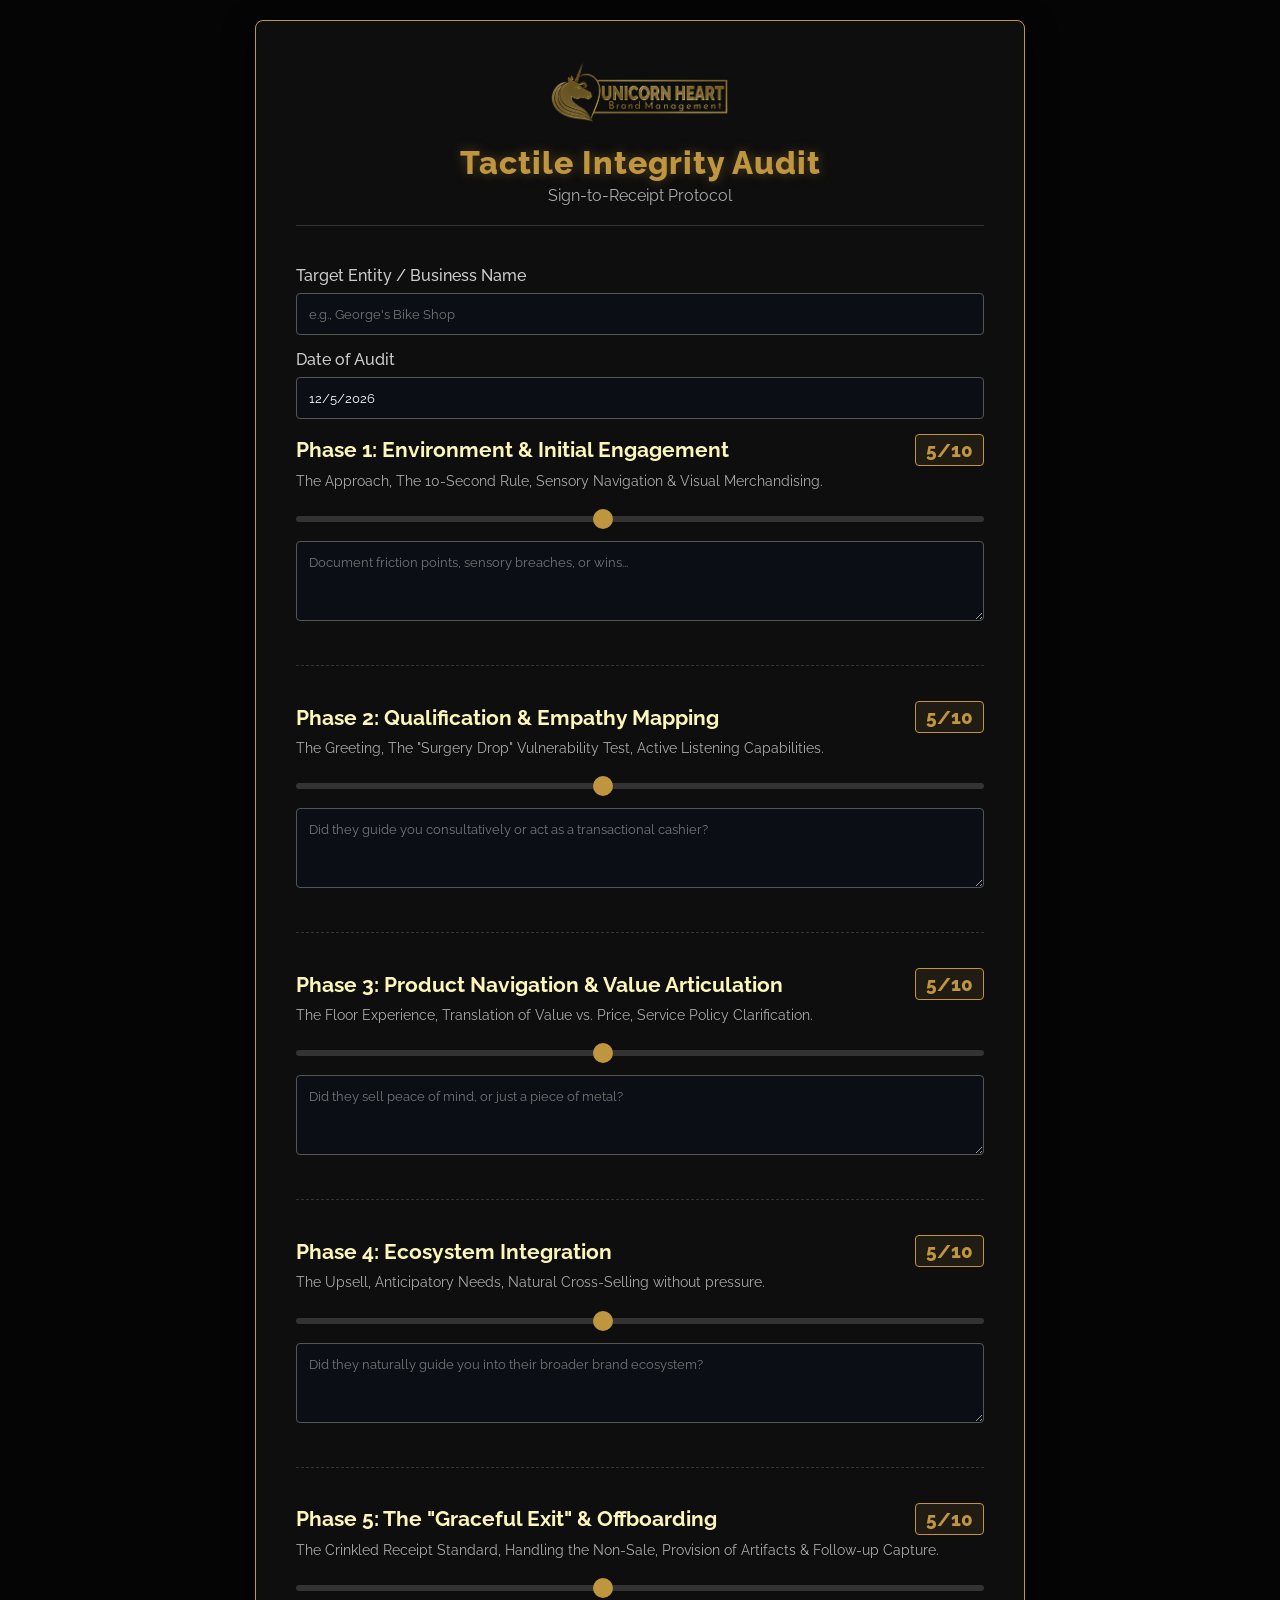
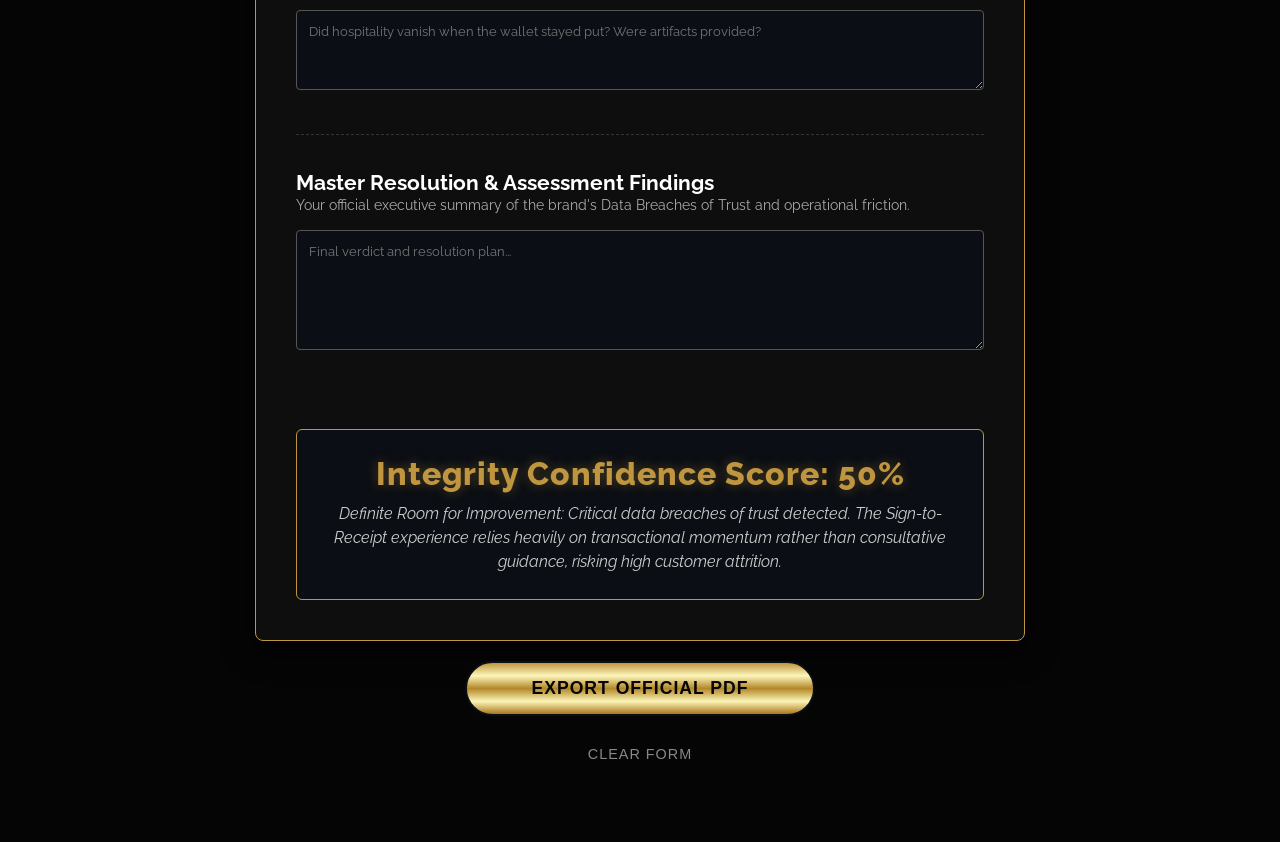
<file: audit/index.html>
<!DOCTYPE html>
<html lang="en">
<head>
    <meta charset="UTF-8">
    <meta name="viewport" content="width=device-width, initial-scale=1.0">
    <title>UHBM | Tactile Integrity Audit</title>
    <link href="https://fonts.googleapis.com/css2?family=Raleway:wght@400;500;800&display=swap" rel="stylesheet">

    <style>
        /* =========================================
           APP UI AESTHETICS (DARK MODE)
           ========================================= */
        * { box-sizing: border-box; margin: 0; padding: 0; }
        body {
            font-family: 'Raleway', sans-serif;
            background-color: #050505;
            color: #FFFFFF;
            padding: 20px 0;
        }

        .container { max-width: 800px; margin: 0 auto; padding: 0 15px; }

        .splash-page-copy1 {
            background-color: rgba(15, 15, 15, 0.95);
            border: 1px solid #BF953F;
            border-radius: 8px;
            padding: 40px;
            box-shadow: 0 10px 30px rgba(0, 0, 0, 0.8);
            margin-bottom: 20px;
        }

        .glow-text {
            color: #BF953F;
            text-shadow: 0 0 12px rgba(191, 149, 63, 0.4);
            font-weight: 800;
            letter-spacing: 1px;
        }

        .header-section { text-align: center; margin-bottom: 40px; border-bottom: 1px solid #333; padding-bottom: 20px; }
        .brand-logo { max-width: 180px; margin: 0 auto 20px auto; display: block; }

        /* --- Form Elements --- */
        .audit-phase { margin-bottom: 35px; padding-bottom: 25px; border-bottom: 1px dashed #333; }
        .audit-phase:last-of-type { border-bottom: none; }

        .phase-header-flex { display: flex; justify-content: space-between; align-items: center; margin-bottom: 5px; }
        .audit-phase h3 { color: #FCF6BA; font-size: 1.3rem; flex-grow: 1; }
        .audit-phase p.phase-desc { color: #aaaaaa; font-size: 0.9rem; margin-bottom: 15px; line-height: 1.4; }

        label { display: block; margin-bottom: 8px; color: #cccccc; font-weight: 500; }
        input[type="text"], textarea {
            width: 100%; background-color: #0B0E14; border: 1px solid #555; color: #FFF;
            padding: 12px; border-radius: 4px; font-family: 'Raleway', sans-serif; margin-bottom: 15px;
        }
        input[type="text"]:focus, textarea:focus { outline: none; border-color: #BF953F; }
        textarea { resize: vertical; min-height: 80px; }

        /* --- Custom Range Slider --- */
        .slider-container { margin-bottom: 15px; }
        input[type="range"] { -webkit-appearance: none; width: 100%; height: 6px; background: #333; border-radius: 5px; margin-top: 10px; }
        input[type="range"]::-webkit-slider-thumb { -webkit-appearance: none; width: 20px; height: 20px; border-radius: 50%; background: #BF953F; cursor: pointer; }

        .score-display {
            font-weight: 800; color: #BF953F; font-size: 1.2rem; background: rgba(191, 149, 63, 0.1);
            padding: 4px 10px; border-radius: 4px; border: 1px solid #BF953F; text-align: center; min-width: 60px;
        }

        /* --- Results Dashboard --- */
        .results-box { background-color: #0B0E14; border: 1px solid #BF953F; border-radius: 6px; padding: 25px; text-align: center; margin-top: 30px; }
        .results-box h2 { font-size: 2rem; margin-bottom: 10px; }
        .diagnostic-text { color: #cccccc; font-style: italic; line-height: 1.5; }

        /* --- Buttons --- */
        .action-bar { display: flex; flex-direction: column; align-items: center; gap: 20px; margin-top: 20px; padding-bottom: 50px; }
        .clear-btn { background: transparent; color: #888; border: none; font-size: 0.9rem; cursor: pointer; text-transform: uppercase; letter-spacing: 1px; padding: 10px; }
        .uhbm-pill-button {
            background: linear-gradient(180deg, #BF953F, #FCF6BA, #B38728, #FBF5B7, #AA771C);
            border: 2px solid #0B0E14; border-radius: 30px; color: #050505; padding: 15px 40px;
            font-size: 1.1rem; font-weight: 800; cursor: pointer; text-transform: uppercase; letter-spacing: 1px; width: 100%; max-width: 350px;
        }

        @media (max-width: 768px) { .splash-page-copy1 { padding: 25px 15px; margin: 10px; } .results-box h2 { font-size: 1.5rem; } }

        /* =========================================
           PRINT ENGINE (WHITE BACKGROUND REPORT)
           ========================================= */
        #print-ui { display: none; } /* Hidden entirely on screen */

        @media print {
            /* Hide the web app entirely */
            #app-ui { display: none !important; }
            
            /* Show the beautiful white report */
            #print-ui { display: block !important; background: #FFFFFF; color: #000000; padding: 0.5in; font-family: 'Helvetica Neue', Helvetica, Arial, sans-serif; }
            
            /* Force white background natively in browser */
            body, html { background-color: #FFFFFF !important; }

            .print-header { text-align: center; border-bottom: 2px solid #BF953F; padding-bottom: 15px; margin-bottom: 30px; }
            .print-logo { max-width: 140px; margin: 0 auto 15px; display: block; }
            .print-title { font-size: 26px; font-weight: 800; color: #000; text-transform: uppercase; letter-spacing: 2px; margin-bottom: 5px; }
            .print-subtitle { font-size: 14px; color: #555; text-transform: uppercase; letter-spacing: 1px; }

            .print-meta-grid { display: flex; justify-content: space-between; margin-bottom: 40px; font-size: 14px; }
            .print-meta-grid strong { color: #BF953F; }

            .print-phase { margin-bottom: 30px; page-break-inside: avoid; break-inside: avoid; }
            .print-phase-head { display: flex; justify-content: space-between; border-bottom: 1px solid #ddd; padding-bottom: 5px; margin-bottom: 10px; }
            .print-phase-title { font-size: 16px; font-weight: bold; color: #000; }
            .print-phase-score { font-size: 16px; font-weight: bold; color: #BF953F; }
            .print-phase-notes { font-size: 14px; line-height: 1.6; color: #333; white-space: pre-wrap; padding-left: 10px; border-left: 3px solid #BF953F; }

            .print-results-box {
                margin-top: 40px; border: 2px solid #BF953F; padding: 25px; text-align: center;
                page-break-inside: avoid; background-color: #FAFAFA !important; -webkit-print-color-adjust: exact;
            }
            .print-results-box h2 { font-size: 22px; color: #B38728; margin-bottom: 10px; }
            .print-results-box p { font-size: 14px; font-style: italic; color: #444; line-height: 1.5; }
        }
    </style>
</head>
<body>

<div id="app-ui" class="container">
    <div class="splash-page-copy1">
        <div class="header-section">
            <img src="../assets/images/uhbm-site-logo.png" alt="UHBM Logo" class="brand-logo" onerror="this.style.display='none';">
            <h1 class="glow-text">Tactile Integrity Audit</h1>
            <p style="color:#aaa; margin-top:5px;">Sign-to-Receipt Protocol</p>
        </div>

        <label for="clientName">Target Entity / Business Name</label>
        <input type="text" id="clientName" placeholder="e.g., George's Bike Shop" class="auto-save">

        <label for="auditDate">Date of Audit</label>
        <input type="text" id="auditDate" placeholder="MM/DD/YYYY" class="auto-save">

        <div class="audit-phase">
            <div class="phase-header-flex">
                <h3>Phase 1: Environment & Initial Engagement</h3>
                <div class="score-display"><span id="val_p1">5</span>/10</div>
            </div>
            <p class="phase-desc">The Approach, The 10-Second Rule, Sensory Navigation & Visual Merchandising.</p>
            <div class="slider-container"><input type="range" id="score_p1" class="phase-slider auto-save" min="1" max="10" value="5"></div>
            <textarea id="notes_p1" class="auto-save" placeholder="Document friction points, sensory breaches, or wins..."></textarea>
        </div>

        <div class="audit-phase">
            <div class="phase-header-flex">
                <h3>Phase 2: Qualification & Empathy Mapping</h3>
                <div class="score-display"><span id="val_p2">5</span>/10</div>
            </div>
            <p class="phase-desc">The Greeting, The "Surgery Drop" Vulnerability Test, Active Listening Capabilities.</p>
            <div class="slider-container"><input type="range" id="score_p2" class="phase-slider auto-save" min="1" max="10" value="5"></div>
            <textarea id="notes_p2" class="auto-save" placeholder="Did they guide you consultatively or act as a transactional cashier?"></textarea>
        </div>

        <div class="audit-phase">
            <div class="phase-header-flex">
                <h3>Phase 3: Product Navigation & Value Articulation</h3>
                <div class="score-display"><span id="val_p3">5</span>/10</div>
            </div>
            <p class="phase-desc">The Floor Experience, Translation of Value vs. Price, Service Policy Clarification.</p>
            <div class="slider-container"><input type="range" id="score_p3" class="phase-slider auto-save" min="1" max="10" value="5"></div>
            <textarea id="notes_p3" class="auto-save" placeholder="Did they sell peace of mind, or just a piece of metal?"></textarea>
        </div>

        <div class="audit-phase">
            <div class="phase-header-flex">
                <h3>Phase 4: Ecosystem Integration</h3>
                <div class="score-display"><span id="val_p4">5</span>/10</div>
            </div>
            <p class="phase-desc">The Upsell, Anticipatory Needs, Natural Cross-Selling without pressure.</p>
            <div class="slider-container"><input type="range" id="score_p4" class="phase-slider auto-save" min="1" max="10" value="5"></div>
            <textarea id="notes_p4" class="auto-save" placeholder="Did they naturally guide you into their broader brand ecosystem?"></textarea>
        </div>

        <div class="audit-phase">
            <div class="phase-header-flex">
                <h3>Phase 5: The "Graceful Exit" & Offboarding</h3>
                <div class="score-display"><span id="val_p5">5</span>/10</div>
            </div>
            <p class="phase-desc">The Crinkled Receipt Standard, Handling the Non-Sale, Provision of Artifacts & Follow-up Capture.</p>
            <div class="slider-container"><input type="range" id="score_p5" class="phase-slider auto-save" min="1" max="10" value="5"></div>
            <textarea id="notes_p5" class="auto-save" placeholder="Did hospitality vanish when the wallet stayed put? Were artifacts provided?"></textarea>
        </div>

        <div class="audit-phase" style="border:none;">
            <h3 style="color:#FFFFFF;">Master Resolution & Assessment Findings</h3>
            <p class="phase-desc">Your official executive summary of the brand's Data Breaches of Trust and operational friction.</p>
            <textarea id="master_notes" class="auto-save" style="min-height: 120px;" placeholder="Final verdict and resolution plan..."></textarea>
        </div>

        <div class="results-box">
            <h2 class="glow-text">Integrity Confidence Score: <span id="final_percentage">50</span>%</h2>
            <p id="diagnostic_output" class="diagnostic-text">Awaiting data...</p>
        </div>
    </div> 

    <div class="action-bar">
        <button onclick="triggerPrintExport()" class="uhbm-pill-button">Export Official PDF</button>
        <button onclick="clearAudit()" class="clear-btn">Clear Form</button>
    </div>
</div>

<div id="print-ui">
    <div class="print-header">
        <img src="../assets/images/uhbm-site-logo.png" alt="UHBM Logo" class="print-logo" onerror="this.style.display='none';">
        <div class="print-title">Tactile Integrity Audit</div>
        <div class="print-subtitle">Sign-to-Receipt Protocol Diagnostics</div>
    </div>

    <div class="print-meta-grid">
        <div><strong>Target Entity:</strong> <span id="pr-client"></span></div>
        <div><strong>Date:</strong> <span id="pr-date"></span></div>
    </div>

    <div class="print-phase">
        <div class="print-phase-head">
            <div class="print-phase-title">Phase 1: Environment & Initial Engagement</div>
            <div class="print-phase-score" id="pr-sc-1"></div>
        </div>
        <div class="print-phase-notes" id="pr-note-1"></div>
    </div>

    <div class="print-phase">
        <div class="print-phase-head">
            <div class="print-phase-title">Phase 2: Qualification & Empathy Mapping</div>
            <div class="print-phase-score" id="pr-sc-2"></div>
        </div>
        <div class="print-phase-notes" id="pr-note-2"></div>
    </div>

    <div class="print-phase">
        <div class="print-phase-head">
            <div class="print-phase-title">Phase 3: Product Navigation & Value Articulation</div>
            <div class="print-phase-score" id="pr-sc-3"></div>
        </div>
        <div class="print-phase-notes" id="pr-note-3"></div>
    </div>

    <div class="print-phase">
        <div class="print-phase-head">
            <div class="print-phase-title">Phase 4: Ecosystem Integration</div>
            <div class="print-phase-score" id="pr-sc-4"></div>
        </div>
        <div class="print-phase-notes" id="pr-note-4"></div>
    </div>

    <div class="print-phase">
        <div class="print-phase-head">
            <div class="print-phase-title">Phase 5: The "Graceful Exit" & Offboarding</div>
            <div class="print-phase-score" id="pr-sc-5"></div>
        </div>
        <div class="print-phase-notes" id="pr-note-5"></div>
    </div>

    <div class="print-phase">
        <div class="print-phase-head">
            <div class="print-phase-title">Master Resolution & Assessment Findings</div>
        </div>
        <div class="print-phase-notes" id="pr-master" style="border-color: #333;"></div>
    </div>

    <div class="print-results-box">
        <h2 id="pr-final-score">Integrity Confidence Score: 0%</h2>
        <p id="pr-diagnostic"></p>
    </div>
</div>

<script>
    // --- Logic & Algorithm Engine ---
    const elements = document.querySelectorAll('.auto-save');
    const sliders = document.querySelectorAll('.phase-slider');

    const getDiagnosticText = (percentage) => {
        if (percentage <= 50) return "Definite Room for Improvement: Critical data breaches of trust detected. The Sign-to-Receipt experience relies heavily on transactional momentum rather than consultative guidance, risking high customer attrition.";
        if (percentage <= 75) return "Some Room for Improvement: Functional baseline achieved, but the ecosystem lacks empathetic depth. Opportunities exist to refine value articulation and ensure offboarding matches the energy of the initial greeting.";
        if (percentage <= 90) return "Not too shabby: Strong consultative presence with minor friction points. The staff successfully navigates customer pain points but may miss subtle opportunities for seamless ecosystem integration.";
        return "Superior Service: Exceptional Tactile Integrity. The environment, empathy mapping, and graceful exit create a flawless, high-trust customer journey.";
    };

    const calculateScore = () => {
        let totalScore = 0;
        sliders.forEach(slider => {
            const val = parseInt(slider.value);
            totalScore += val;
            document.getElementById(`val_${slider.id.split('_')[1]}`).innerText = val;
        });
        const percentage = Math.round((totalScore / 50) * 100);
        document.getElementById('final_percentage').innerText = percentage;
        document.getElementById('diagnostic_output').innerText = getDiagnosticText(percentage);
    };

    const saveState = () => {
        const auditData = {};
        elements.forEach(el => { auditData[el.id] = el.value; });
        localStorage.setItem('uhbm_audit_state', JSON.stringify(auditData));
        calculateScore();
    };

    const loadState = () => {
        const saved = localStorage.getItem('uhbm_audit_state');
        if (saved) {
            const auditData = JSON.parse(saved);
            elements.forEach(el => { if(auditData[el.id]) el.value = auditData[el.id]; });
        }
        const dateInput = document.getElementById('auditDate');
        if(!dateInput.value) {
            const today = new Date();
            dateInput.value = `${today.getMonth() + 1}/${today.getDate()}/${today.getFullYear()}`;
        }
        calculateScore();
    };

    elements.forEach(el => el.addEventListener('input', saveState));
    window.onload = loadState;

    const clearAudit = () => {
        if(confirm("Are you sure you want to clear the current audit data?")) {
            localStorage.removeItem('uhbm_audit_state');
            location.reload();
        }
    }

    // --- NATIVE PRINT EXPORT ENGINE (The Fix) ---
    const triggerPrintExport = () => {
        // 1. Send all data from the app UI into the hidden Print UI
        document.getElementById('pr-client').innerText = document.getElementById('clientName').value || "Unnamed Client";
        document.getElementById('pr-date').innerText = document.getElementById('auditDate').value;
        
        for (let i = 1; i <= 5; i++) {
            document.getElementById(`pr-sc-${i}`).innerText = document.getElementById(`score_p${i}`).value + "/10";
            document.getElementById(`pr-note-${i}`).innerText = document.getElementById(`notes_p${i}`).value || "No notes recorded for this phase.";
        }

        document.getElementById('pr-master').innerText = document.getElementById('master_notes').value || "No master resolution recorded.";
        document.getElementById('pr-final-score').innerText = "Integrity Confidence Score: " + document.getElementById('final_percentage').innerText + "%";
        document.getElementById('pr-diagnostic').innerText = document.getElementById('diagnostic_output').innerText;

        // 2. Trigger the native iOS/Browser Print Dialog
        window.print();
    };
</script>

</body>
</html>
</file>
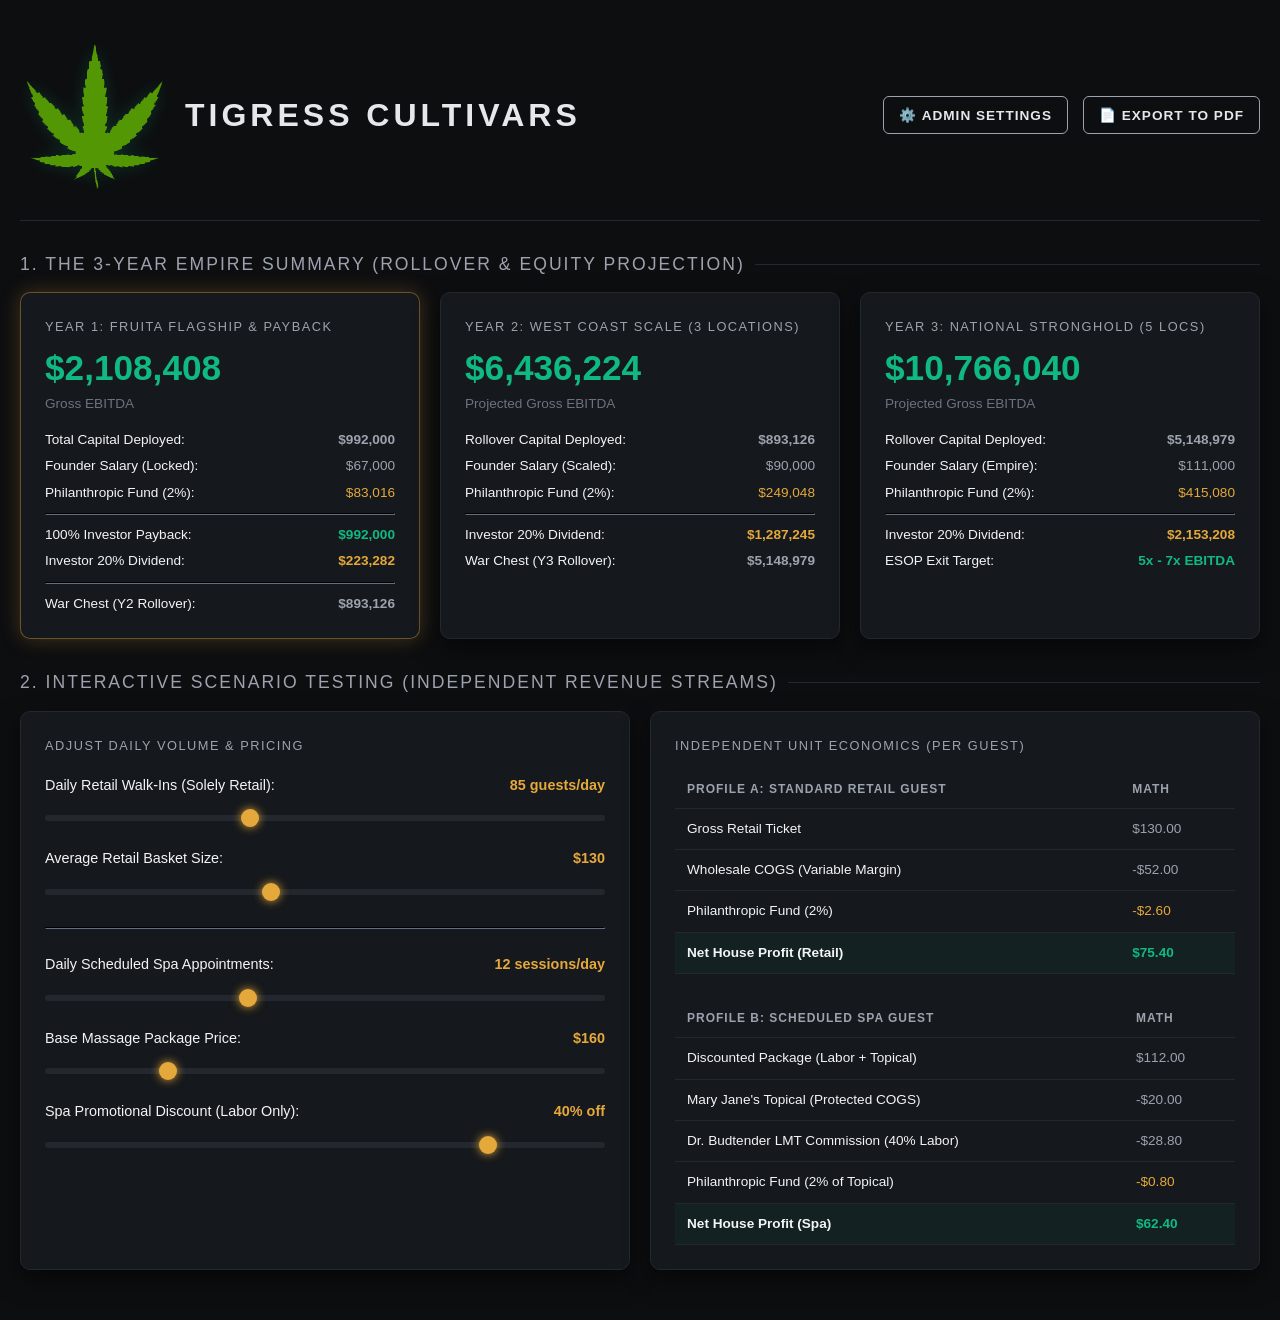
<file: backdoor/tigress/index.html>
<!DOCTYPE html>
<html lang="en">
<head>
    <meta charset="UTF-8">
    <meta name="viewport" content="width=device-width, initial-scale=1.0">
    <title>Tigress Cultivars — Executive Investor Simulator</title>
    <meta name="robots" content="noindex, nofollow, noarchive, nosnippet">
<meta name="googlebot" content="noindex, nofollow, noarchive, nosnippet">
    <style>
        :root {
            --bg-matte-black: #0d0e10;
            --card-bg: #15181c;
            --card-border: #23272e;
            --amber-2700k: #e5a93b;
            --amber-glow: rgba(229, 169, 59, 0.25);
            --velvet-green: #10b981;
            --velvet-green-glow: rgba(16, 185, 129, 0.2);
            --platinum-grey: #9ca3af;
            --platinum-light: #e5e7eb;
            --text-main: #f3f4f6;
            --text-muted: #6b7280;
        }

        * { box-sizing: border-box; margin: 0; padding: 0; font-family: -apple-system, BlinkMacSystemFont, "Segoe UI", Roboto, Helvetica, Arial, sans-serif; }
        body { background-color: var(--bg-matte-black); color: var(--text-main); line-height: 1.5; padding: 20px; max-width: 1400px; margin: 0 auto; }

        /* HEADER & LOGO */
        header { display: flex; justify-content: space-between; align-items: center; padding: 20px 0 30px 0; border-bottom: 1px solid var(--card-border); margin-bottom: 30px; }
        .brand-container { display: flex; align-items: center; gap: 15px; }
        .brand-logo-text { font-size: 2rem; font-weight: 800; letter-spacing: 4px; color: var(--platinum-light); text-transform: uppercase; }
        
        /* PNG Logo Styling */
        .brand-logo-img { 
            width: 150px; 
            height: 150px; 
            object-fit: contain;
            filter: drop-shadow(0 0 8px var(--velvet-green-glow));
        }

        .btn-action { background: transparent; color: var(--platinum-light); border: 1px solid var(--platinum-grey); padding: 10px 15px; font-size: 0.85rem; font-weight: 600; letter-spacing: 1px; text-transform: uppercase; border-radius: 6px; cursor: pointer; transition: all 0.2s ease; display: flex; align-items: center; gap: 8px; }
        .btn-action:hover { border-color: var(--amber-2700k); color: var(--amber-2700k); box-shadow: 0 0 12px var(--amber-glow); }

        /* ADMIN MODAL */
        #adminModal { display: none; position: fixed; top: 0; left: 0; width: 100%; height: 100%; background: rgba(0,0,0,0.85); z-index: 1000; backdrop-filter: blur(5px); }
        .admin-content { position: absolute; top: 50%; left: 50%; transform: translate(-50%, -50%); background: var(--card-bg); border: 1px solid var(--amber-2700k); border-radius: 10px; padding: 30px; width: 450px; box-shadow: 0 0 30px var(--amber-glow); }
        .admin-input-group { margin-bottom: 15px; }
        .admin-input-group label { display: block; font-size: 0.8rem; color: var(--platinum-grey); text-transform: uppercase; margin-bottom: 5px; }
        .admin-input-group input { width: 100%; background: var(--bg-matte-black); border: 1px solid var(--card-border); color: var(--text-main); padding: 10px; border-radius: 5px; outline: none; }
        .admin-input-group input:focus { border-color: var(--amber-2700k); }

        /* GRID LAYOUTS */
        .section-title { font-size: 1.1rem; text-transform: uppercase; letter-spacing: 2px; color: var(--platinum-grey); margin-bottom: 15px; display: flex; align-items: center; gap: 10px; }
        .section-title::after { content: ""; flex: 1; height: 1px; background: var(--card-border); }
        .grid-3 { display: grid; grid-template-columns: repeat(auto-fit, minmax(320px, 1fr)); gap: 20px; margin-bottom: 30px; }
        .grid-2 { display: grid; grid-template-columns: repeat(auto-fit, minmax(450px, 1fr)); gap: 20px; margin-bottom: 30px; }

        /* CARDS */
        .card { background: var(--card-bg); border: 1px solid var(--card-border); border-radius: 10px; padding: 24px; position: relative; box-shadow: 0 10px 25px rgba(0,0,0,0.5); }
        .card-highlight { border-color: rgba(229, 169, 59, 0.4); box-shadow: 0 0 20px var(--amber-glow); }
        .card-label { font-size: 0.8rem; text-transform: uppercase; letter-spacing: 1.5px; color: var(--platinum-grey); display: block; margin-bottom: 5px; }
        .card-value-large { font-size: 2.2rem; font-weight: 700; color: var(--velvet-green); }
        
        /* SLIDERS */
        .control-group { margin-bottom: 20px; }
        .control-label-row { display: flex; justify-content: space-between; margin-bottom: 8px; font-size: 0.9rem; }
        .control-value { color: var(--amber-2700k); font-weight: 700; }
        input[type=range] { width: 100%; height: 6px; background: var(--card-border); border-radius: 3px; outline: none; -webkit-appearance: none; }
        input[type=range]::-webkit-slider-thumb { -webkit-appearance: none; width: 18px; height: 18px; border-radius: 50%; background: var(--amber-2700k); cursor: pointer; box-shadow: 0 0 10px var(--amber-2700k); }

        /* TABLES */
        .data-table { width: 100%; border-collapse: collapse; font-size: 0.85rem; margin-top: 10px; }
        .data-table th, .data-table td { padding: 10px 12px; text-align: left; border-bottom: 1px solid var(--card-border); }
        .data-table th { color: var(--platinum-grey); text-transform: uppercase; letter-spacing: 1px; font-size: 0.75rem; }
        .text-right { text-align: right; }
        .text-green { color: var(--velvet-green); }
        .text-amber { color: var(--amber-2700k); }
        .text-platinum { color: var(--platinum-grey); }

        @media print {
            body { background-color: #fff; color: #000; padding: 0; }
            .card { background: #fff; border: 1px solid #ccc; box-shadow: none; color: #000; }
            .btn-action, input[type=range], #adminModal { display: none; }
            .card-value-large, .control-value, .text-amber, .text-green { color: #000 !important; font-weight: bold; }
        }
    </style>
</head>
<body>

    <!-- ADMIN OVERLAY -->
    <div id="adminModal">
        <div class="admin-content">
            <h3 class="text-amber" style="margin-bottom: 20px; text-transform: uppercase; letter-spacing: 2px;">Core Settings Panel</h3>
            <div class="admin-input-group">
                <label>Year 1 Total CapEx ($)</label>
                <input type="number" id="admin-capex" value="992000">
            </div>
            <div class="admin-input-group">
                <label>Per-Location Base OpEx ($/mo) (Rent/Utils/W2s)</label>
                <input type="number" id="admin-opex" value="33450">
            </div>
            <div class="admin-input-group">
                <label>Founder Salaries (Y1 / Y2 / Y3)</label>
                <div style="display: flex; gap: 8px;">
                    <input type="number" id="admin-exec1" value="67000" placeholder="Y1">
                    <input type="number" id="admin-exec2" value="90000" placeholder="Y2">
                    <input type="number" id="admin-exec3" value="111000" placeholder="Y3">
                </div>
            </div>
            <div class="admin-input-group">
                <label>Investor Equity Tail (%)</label>
                <input type="number" id="admin-equity" value="20">
            </div>
            <div class="admin-input-group">
                <label>Base Retail Gross Margin (%)</label>
                <input type="number" id="admin-margin" value="60">
            </div>
            <div style="display: flex; gap: 10px; margin-top: 25px;">
                <button class="btn-action" style="flex: 1; justify-content: center; border-color: var(--velvet-green); color: var(--velvet-green);" onclick="saveAdminSettings()">Save & Recalculate</button>
                <button class="btn-action" style="flex: 1; justify-content: center;" onclick="toggleAdmin()">Cancel</button>
            </div>
        </div>
    </div>

    <header>
        <div class="brand-container">
            <img src="leaf.png" alt="Tigress Cultivars Logo" class="brand-logo-img">
            <div class="brand-logo-text">Tigress Cultivars</div>
        </div>
        <div style="display: flex; gap: 15px; align-items: center;">
            <button class="btn-action" onclick="toggleAdmin()">⚙️ Admin Settings</button>
            <button class="btn-action" onclick="window.print()">📄 Export to PDF</button>
        </div>
    </header>

    <!-- SECTION 1: 3-YEAR EMPIRE SUMMARY -->
    <div class="section-title">1. The 3-Year Empire Summary (Rollover & Equity Projection)</div>
    <div class="grid-3">
        
        <!-- YEAR 1 -->
        <div class="card card-highlight">
            <span class="card-label">Year 1: Fruita Flagship & Payback</span>
            <div class="card-value-large" id="y1-ebitda">$0</div>
            <div style="font-size: 0.85rem; color: var(--text-muted); margin-bottom: 15px;">Gross EBITDA</div>
            
            <div style="font-size: 0.85rem; display: flex; justify-content: space-between; margin-bottom: 6px;">
                <span>Total Capital Deployed:</span>
                <strong id="display-capex" class="text-platinum">$992,000</strong>
            </div>
            <div style="font-size: 0.85rem; display: flex; justify-content: space-between; margin-bottom: 6px;">
                <span>Founder Salary (Locked):</span>
                <span class="text-platinum" id="display-exec1">$67,000</span>
            </div>
            <div style="font-size: 0.85rem; display: flex; justify-content: space-between; margin-bottom: 6px;">
                <span>Philanthropic Fund (2%):</span>
                <span class="text-amber" id="y1-community">$0</span>
            </div>
            <hr style="border-color: var(--card-border); margin: 10px 0;">
            <div style="font-size: 0.85rem; display: flex; justify-content: space-between; margin-bottom: 6px;">
                <span>100% Investor Payback:</span>
                <strong id="y1-payback-val" class="text-green">$0</strong>
            </div>
            <div style="font-size: 0.85rem; display: flex; justify-content: space-between; margin-bottom: 6px;">
                <span>Investor 20% Dividend:</span>
                <strong id="y1-dividend" class="text-amber">$0</strong>
            </div>
            <hr style="border-color: var(--card-border); margin: 10px 0;">
            <div style="font-size: 0.85rem; display: flex; justify-content: space-between;">
                <span>War Chest (Y2 Rollover):</span>
                <strong id="y1-rollover" class="text-platinum">$0</strong>
            </div>
        </div>

        <!-- YEAR 2 -->
        <div class="card">
            <span class="card-label">Year 2: West Coast Scale (3 Locations)</span>
            <div class="card-value-large" id="y2-ebitda">$0</div>
            <div style="font-size: 0.85rem; color: var(--text-muted); margin-bottom: 15px;">Projected Gross EBITDA</div>
            
            <div style="font-size: 0.85rem; display: flex; justify-content: space-between; margin-bottom: 6px;">
                <span>Rollover Capital Deployed:</span>
                <strong id="y2-deployed" class="text-platinum">$0</strong>
            </div>
            <div style="font-size: 0.85rem; display: flex; justify-content: space-between; margin-bottom: 6px;">
                <span>Founder Salary (Scaled):</span>
                <span class="text-platinum" id="display-exec2">$90,000</span>
            </div>
            <div style="font-size: 0.85rem; display: flex; justify-content: space-between; margin-bottom: 6px;">
                <span>Philanthropic Fund (2%):</span>
                <span class="text-amber" id="y2-community">$0</span>
            </div>
            <hr style="border-color: var(--card-border); margin: 10px 0;">
            <div style="font-size: 0.85rem; display: flex; justify-content: space-between; margin-bottom: 6px;">
                <span>Investor 20% Dividend:</span>
                <strong id="y2-dividend" class="text-amber">$0</strong>
            </div>
            <div style="font-size: 0.85rem; display: flex; justify-content: space-between;">
                <span>War Chest (Y3 Rollover):</span>
                <strong id="y2-rollover" class="text-platinum">$0</strong>
            </div>
        </div>

        <!-- YEAR 3 -->
        <div class="card">
            <span class="card-label">Year 3: National Stronghold (5 Locs)</span>
            <div class="card-value-large" id="y3-ebitda">$0</div>
            <div style="font-size: 0.85rem; color: var(--text-muted); margin-bottom: 15px;">Projected Gross EBITDA</div>
            
            <div style="font-size: 0.85rem; display: flex; justify-content: space-between; margin-bottom: 6px;">
                <span>Rollover Capital Deployed:</span>
                <strong id="y3-deployed" class="text-platinum">$0</strong>
            </div>
            <div style="font-size: 0.85rem; display: flex; justify-content: space-between; margin-bottom: 6px;">
                <span>Founder Salary (Empire):</span>
                <span class="text-platinum" id="display-exec3">$111,000</span>
            </div>
            <div style="font-size: 0.85rem; display: flex; justify-content: space-between; margin-bottom: 6px;">
                <span>Philanthropic Fund (2%):</span>
                <span class="text-amber" id="y3-community">$0</span>
            </div>
            <hr style="border-color: var(--card-border); margin: 10px 0;">
            <div style="font-size: 0.85rem; display: flex; justify-content: space-between; margin-bottom: 6px;">
                <span>Investor 20% Dividend:</span>
                <strong id="y3-dividend" class="text-amber">$0</strong>
            </div>
            <div style="font-size: 0.85rem; display: flex; justify-content: space-between;">
                <span>ESOP Exit Target:</span>
                <strong class="text-green">5x - 7x EBITDA</strong>
            </div>
        </div>

    </div>

    <!-- SECTION 2: INTERACTIVE SANDBOX -->
    <div class="section-title">2. Interactive Scenario Testing (Independent Revenue Streams)</div>
    <div class="grid-2">
        
        <!-- CONTROLS -->
        <div class="card">
            <div class="card-label" style="margin-bottom: 20px;">Adjust Daily Volume & Pricing</div>
            
            <div class="control-group">
                <div class="control-label-row">
                    <span>Daily Retail Walk-Ins (Solely Retail):</span>
                    <span class="control-value" id="val-walkins">85 guests/day</span>
                </div>
                <input type="range" id="input-walkins" min="20" max="200" value="85" oninput="runCalculations()">
            </div>

            <div class="control-group">
                <div class="control-label-row">
                    <span>Average Retail Basket Size:</span>
                    <span class="control-value" id="val-basket">$130</span>
                </div>
                <input type="range" id="input-basket" min="50" max="250" value="130" step="5" oninput="runCalculations()">
            </div>
            
            <hr style="border-color: var(--card-border); margin: 25px 0;">

            <div class="control-group">
                <div class="control-label-row">
                    <span>Daily Scheduled Spa Appointments:</span>
                    <span class="control-value" id="val-spa-clients">12 sessions/day</span>
                </div>
                <input type="range" id="input-spa-clients" min="2" max="30" value="12" oninput="runCalculations()">
            </div>

            <div class="control-group">
                <div class="control-label-row">
                    <span>Base Massage Package Price:</span>
                    <span class="control-value" id="val-spa-price">$160</span>
                </div>
                <input type="range" id="input-spa-price" min="120" max="310" value="160" step="10" oninput="runCalculations()">
            </div>

            <div class="control-group">
                <div class="control-label-row">
                    <span>Spa Promotional Discount (Labor Only):</span>
                    <span class="control-value" id="val-spa-discount">40% off</span>
                </div>
                <input type="range" id="input-spa-discount" min="0" max="50" value="40" step="5" oninput="runCalculations()">
            </div>
        </div>

        <!-- INDEPENDENT UNIT ECONOMICS -->
        <div class="card">
            <div class="card-label" style="margin-bottom: 15px;">Independent Unit Economics (Per Guest)</div>

            <table class="data-table" style="margin-bottom: 25px;">
                <thead>
                    <tr>
                        <th>Profile A: Standard Retail Guest</th>
                        <th class="text-right">Math</th>
                    </tr>
                </thead>
                <tbody>
                    <tr>
                        <td>Gross Retail Ticket</td>
                        <td class="text-right text-platinum" id="u-ret-ticket">$130.00</td>
                    </tr>
                    <tr>
                        <td>Wholesale COGS (Variable Margin)</td>
                        <td class="text-right text-platinum" id="u-ret-cogs">-$52.00</td>
                    </tr>
                    <tr>
                        <td>Philanthropic Fund (2%)</td>
                        <td class="text-right text-amber" id="u-ret-com">-$2.60</td>
                    </tr>
                    <tr style="background: rgba(16, 185, 129, 0.05);">
                        <td><strong>Net House Profit (Retail)</strong></td>
                        <td class="text-right"><strong class="text-green" id="u-ret-net">$75.40</strong></td>
                    </tr>
                </tbody>
            </table>

            <table class="data-table">
                <thead>
                    <tr>
                        <th>Profile B: Scheduled Spa Guest</th>
                        <th class="text-right">Math</th>
                    </tr>
                </thead>
                <tbody>
                    <tr>
                        <td>Discounted Package (Labor + Topical)</td>
                        <td class="text-right text-platinum" id="u-spa-ticket">$112.00</td>
                    </tr>
                    <tr>
                        <td>Mary Jane's Topical (Protected COGS)</td>
                        <td class="text-right text-platinum">-$20.00</td>
                    </tr>
                    <tr>
                        <td>Dr. Budtender LMT Commission (40% Labor)</td>
                        <td class="text-right text-platinum" id="u-spa-lmt">-$28.80</td>
                    </tr>
                    <tr>
                        <td>Philanthropic Fund (2% of Topical)</td>
                        <td class="text-right text-amber">-$0.80</td>
                    </tr>
                    <tr style="background: rgba(16, 185, 129, 0.05);">
                        <td><strong>Net House Profit (Spa)</strong></td>
                        <td class="text-right"><strong class="text-green" id="u-spa-net">$62.40</strong></td>
                    </tr>
                </tbody>
            </table>
        </div>
    </div>

    <script>
        // EDITABLE ADMIN CONFIG
        let CONFIG = {
            capExYear1: 992000,
            fixedMonthlyLocOpEx: 33450, // Overhead PER location (excludes exec salary)
            execSalaryY1: 67000,
            execSalaryY2: 90000,
            execSalaryY3: 111000,
            investorEquityPct: 0.20,
            retailMarginPct: 0.60,
            
            topicalRetailPrice: 40,
            topicalWholesaleCogs: 20,
            communityFundPct: 0.02,
            lmtCommissionRate: 0.40,
            operatingDaysPerMonth: 30
        };

        function formatCurrency(num) {
            return "$" + Math.round(num).toLocaleString();
        }

        function toggleAdmin() {
            const modal = document.getElementById('adminModal');
            modal.style.display = modal.style.display === 'block' ? 'none' : 'block';
        }

        function saveAdminSettings() {
            CONFIG.capExYear1 = parseFloat(document.getElementById('admin-capex').value);
            CONFIG.fixedMonthlyLocOpEx = parseFloat(document.getElementById('admin-opex').value);
            CONFIG.execSalaryY1 = parseFloat(document.getElementById('admin-exec1').value);
            CONFIG.execSalaryY2 = parseFloat(document.getElementById('admin-exec2').value);
            CONFIG.execSalaryY3 = parseFloat(document.getElementById('admin-exec3').value);
            CONFIG.investorEquityPct = parseFloat(document.getElementById('admin-equity').value) / 100;
            CONFIG.retailMarginPct = parseFloat(document.getElementById('admin-margin').value) / 100;
            
            document.getElementById('display-capex').innerText = formatCurrency(CONFIG.capExYear1);
            document.getElementById('display-exec1').innerText = formatCurrency(CONFIG.execSalaryY1);
            document.getElementById('display-exec2').innerText = formatCurrency(CONFIG.execSalaryY2);
            document.getElementById('display-exec3').innerText = formatCurrency(CONFIG.execSalaryY3);

            runCalculations();
            toggleAdmin();
        }

        function runCalculations() {
            // Get Sliders
            const walkIns = parseInt(document.getElementById('input-walkins').value);
            const basketSize = parseFloat(document.getElementById('input-basket').value);
            const spaClients = parseInt(document.getElementById('input-spa-clients').value);
            const spaPrice = parseFloat(document.getElementById('input-spa-price').value);
            const spaDiscountPct = parseFloat(document.getElementById('input-spa-discount').value) / 100;

            // Update UI Labels
            document.getElementById('val-walkins').innerText = walkIns + " guests/day";
            document.getElementById('val-basket').innerText = "$" + basketSize;
            document.getElementById('val-spa-clients').innerText = spaClients + " sessions/day";
            document.getElementById('val-spa-price').innerText = "$" + spaPrice;
            document.getElementById('val-spa-discount').innerText = (spaDiscountPct * 100) + "% off";

            // RETAIL GUEST UNIT ECONOMICS
            const retailCogsPct = 1 - CONFIG.retailMarginPct;
            const uRetCogs = basketSize * retailCogsPct;
            const uRetCom = basketSize * CONFIG.communityFundPct;
            const uRetNet = basketSize - uRetCogs - uRetCom;

            document.getElementById('u-ret-ticket').innerText = "$" + basketSize.toFixed(2);
            document.getElementById('u-ret-cogs').innerText = "-$" + uRetCogs.toFixed(2);
            document.getElementById('u-ret-com').innerText = "-$" + uRetCom.toFixed(2);
            document.getElementById('u-ret-net').innerText = "$" + uRetNet.toFixed(2);

            // SPA GUEST UNIT ECONOMICS
            const laborFee = spaPrice - CONFIG.topicalRetailPrice;
            const discountedLaborFee = laborFee * (1 - spaDiscountPct);
            const uSpaTicket = discountedLaborFee + CONFIG.topicalRetailPrice;
            const uSpaLmt = discountedLaborFee * CONFIG.lmtCommissionRate;
            const uSpaCom = CONFIG.topicalRetailPrice * CONFIG.communityFundPct;
            const uSpaNet = uSpaTicket - CONFIG.topicalWholesaleCogs - uSpaLmt - uSpaCom;

            document.getElementById('u-spa-ticket').innerText = "$" + uSpaTicket.toFixed(2);
            document.getElementById('u-spa-lmt').innerText = "-$" + uSpaLmt.toFixed(2);
            document.getElementById('u-spa-net').innerText = "$" + uSpaNet.toFixed(2);

            // MONTHLY MACRO (PER LOCATION)
            const locMonthlyCommunity = ((walkIns * uRetCom) + (spaClients * uSpaCom)) * CONFIG.operatingDaysPerMonth;
            const locYearlyCommunity = locMonthlyCommunity * 12;

            const monthlyRetailNetProfit = walkIns * uRetNet * CONFIG.operatingDaysPerMonth;
            const monthlySpaNetProfit = spaClients * uSpaNet * CONFIG.operatingDaysPerMonth;
            const locMonthlyGrossProfit = monthlyRetailNetProfit + monthlySpaNetProfit;
            const locYearlyGrossProfit = locMonthlyGrossProfit * 12;
            const locYearlyOpEx = CONFIG.fixedMonthlyLocOpEx * 12;

            // YEAR 1 LOGIC (1 Location)
            const y1Ebitda = locYearlyGrossProfit - locYearlyOpEx - CONFIG.execSalaryY1;
            const y1Community = locYearlyCommunity;
            let y1Payback = 0;
            let y1Dividend = 0;

            if (y1Ebitda >= CONFIG.capExYear1) {
                y1Payback = CONFIG.capExYear1;
                y1Dividend = (y1Ebitda - CONFIG.capExYear1) * CONFIG.investorEquityPct; 
            } else {
                y1Payback = Math.max(0, y1Ebitda);
                y1Dividend = 0;
            }
            
            const y1Rollover = Math.max(0, y1Ebitda - y1Payback - y1Dividend);

            document.getElementById('y1-ebitda').innerText = formatCurrency(y1Ebitda);
            document.getElementById('y1-community').innerText = formatCurrency(y1Community);
            document.getElementById('y1-payback-val').innerText = formatCurrency(y1Payback);
            document.getElementById('y1-dividend').innerText = formatCurrency(y1Dividend);
            document.getElementById('y1-rollover').innerText = formatCurrency(y1Rollover);

            // YEAR 2 LOGIC (3 Locations)
            const locMultiY2 = 3; 
            const y2Ebitda = (locYearlyGrossProfit * locMultiY2) - (locYearlyOpEx * locMultiY2) - CONFIG.execSalaryY2;
            const y2Community = locYearlyCommunity * locMultiY2;
            const y2Dividend = y2Ebitda * CONFIG.investorEquityPct;
            const y2Rollover = y2Ebitda - y2Dividend;

            document.getElementById('y2-ebitda').innerText = formatCurrency(y2Ebitda);
            document.getElementById('y2-community').innerText = formatCurrency(y2Community);
            document.getElementById('y2-deployed').innerText = formatCurrency(y1Rollover);
            document.getElementById('y2-dividend').innerText = formatCurrency(y2Dividend);
            document.getElementById('y2-rollover').innerText = formatCurrency(y2Rollover);

            // YEAR 3 LOGIC (5 Locations)
            const locMultiY3 = 5;
            const y3Ebitda = (locYearlyGrossProfit * locMultiY3) - (locYearlyOpEx * locMultiY3) - CONFIG.execSalaryY3;
            const y3Community = locYearlyCommunity * locMultiY3;
            const y3Dividend = y3Ebitda * CONFIG.investorEquityPct;

            document.getElementById('y3-ebitda').innerText = formatCurrency(y3Ebitda);
            document.getElementById('y3-community').innerText = formatCurrency(y3Community);
            document.getElementById('y3-deployed').innerText = formatCurrency(y2Rollover);
            document.getElementById('y3-dividend').innerText = formatCurrency(y3Dividend);
        }

        window.onload = runCalculations;
    </script>
</body>
</html>
</file>
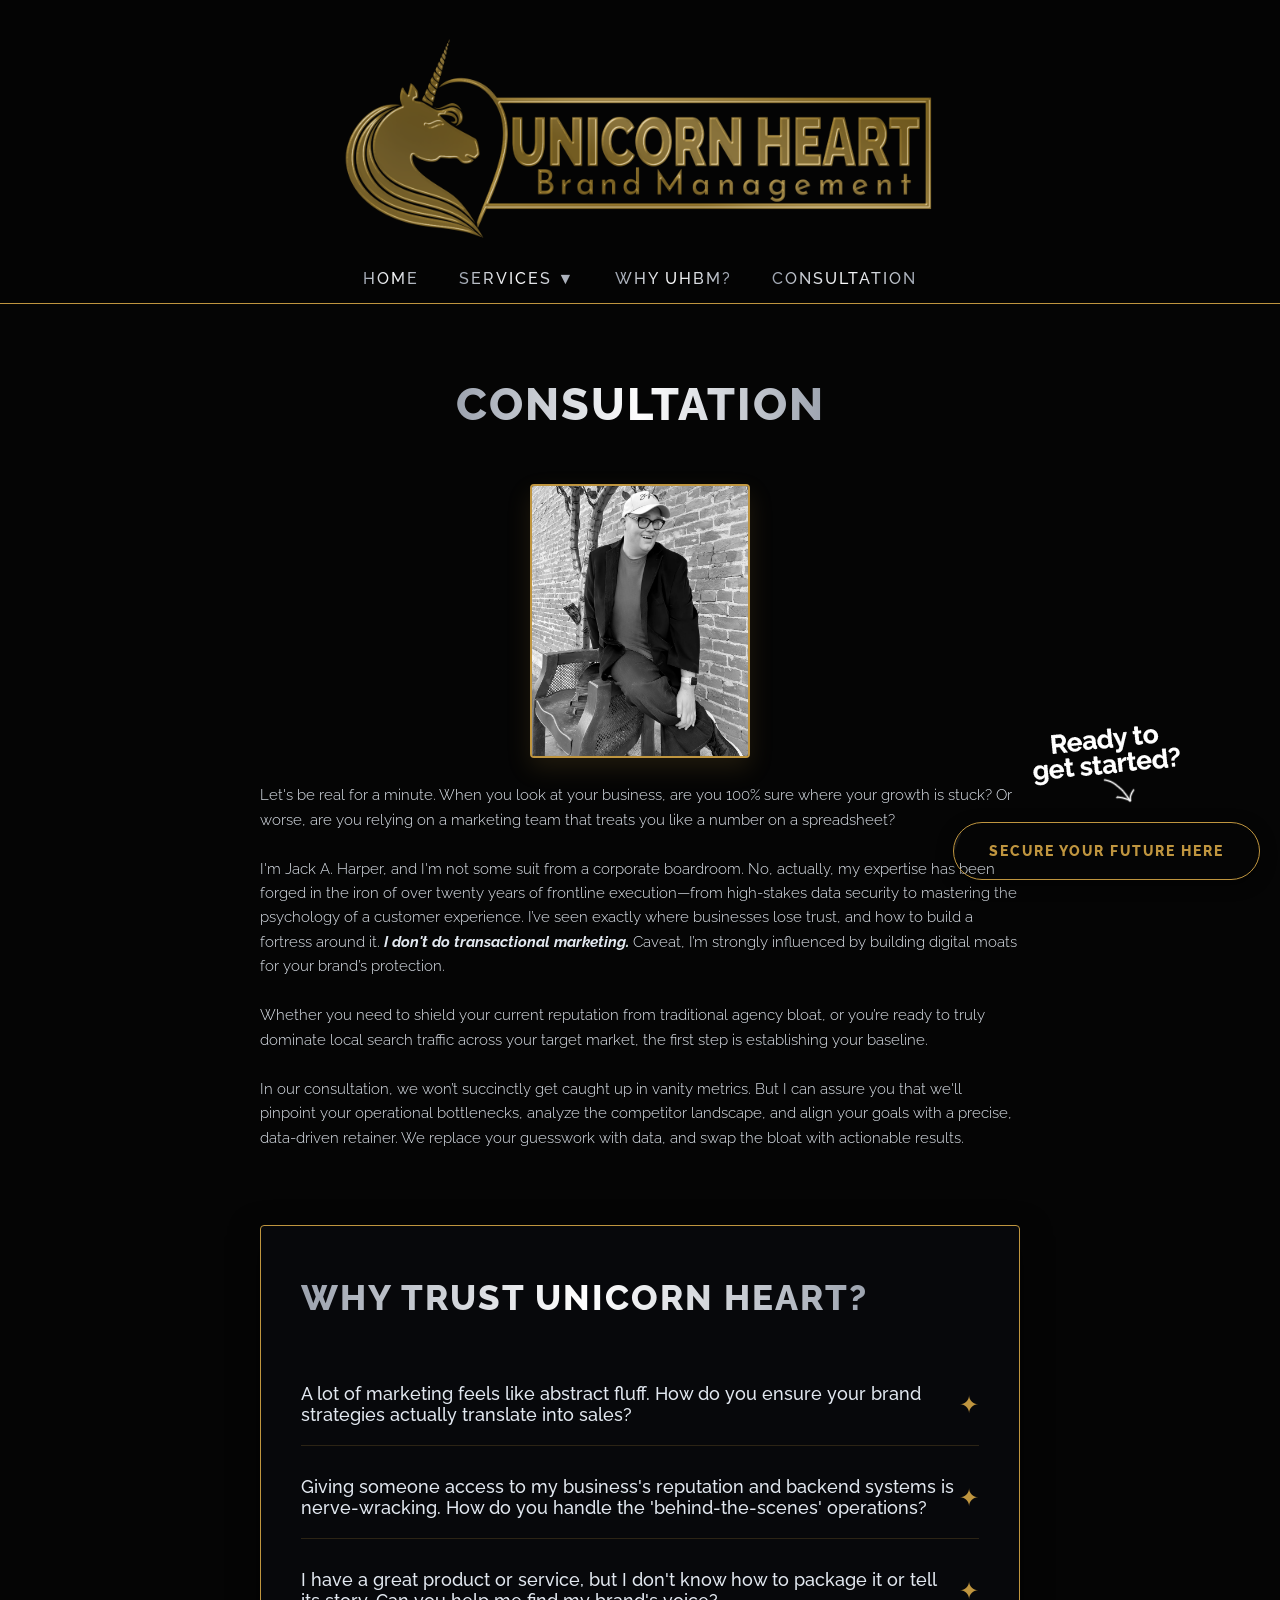
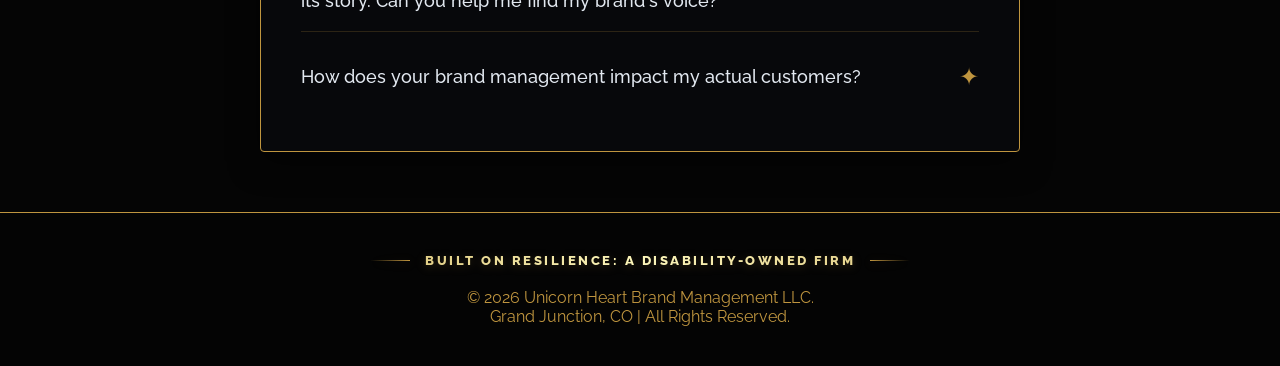
<file: contact.html>
<!DOCTYPE html>
<html lang="en">
<head>
    <meta charset="UTF-8">
    <meta name="viewport" content="width=device-width, initial-scale=1.0">
    <title>Consultation | Unicorn Heart Brand Management</title>
    <link rel="preconnect" href="https://fonts.googleapis.com">
    <link rel="preconnect" href="https://fonts.gstatic.com" crossorigin>
    <link href="https://fonts.googleapis.com/css2?family=Raleway:wght@300;500;800&display=swap" rel="stylesheet">
    
    <link rel="stylesheet" href="structure.css">
    <link rel="stylesheet" href="looks.css">
</head>
<body>

    <header class="main-header">
        <div class="logo-container">
        <div class="logo-wrapper">
        <img src="assets/images/uhbm-site-logo.png" alt="Unicorn Heart Brand Management" class="brand-logo-img">
        
        <div class="sparkle" style="top: 0%; left: 17%; animation-delay: 0s;">✦</div>
        <div class="sparkle" style="top: 14%; left: 98%; animation-delay: 1.2s;">✦</div>
        <div class="sparkle" style="top: 80%; left: 51%; animation-delay: 0.8s;">✦</div>
    </div>
</div>

<style>
    .logo-container {
        padding: 20px 0;
    }

    /* The wrapper must be relative so the absolute sparkles stay inside it */
    .logo-wrapper {
        position: relative;
        display: inline-block; /* Hugs tightly to the image width */
        max-width: 600px;
    }

    .brand-logo-img {
        width: 100%;
        height: auto;
        display: block;
    }

    /* The Sparkle CSS */
    .sparkle {
        position: absolute;
        color: #FCF6BA; /* Bright gold/white */
        font-size: 1.5rem;
        user-select: none; /* Prevents users from highlighting the star */
        pointer-events: none;
        
        /* Start invisible */
        opacity: 0; 
        transform: scale(0) rotate(0deg);
        
        /* The animation: runs for 3s, loops infinitely */
        animation: twinkle 4s ease-in-out infinite;
        
        /* Optional: Adds a tiny glow to the sparkle itself */
        filter: drop-shadow(0 0 8px rgba(252, 246, 186, 1));
    }

    @keyframes twinkle {
        0% {
            opacity: 0;
            transform: scale(0) rotate(0deg);
        }
        50% {
            opacity: 1;
            transform: scale(1.5) rotate(90deg); /* Peaks in brightness and size */
        }
        100% {
            opacity: 0;
            transform: scale(0) rotate(180deg); /* Fades out while spinning */
        }
    }
</style>
</div>
        
        <input type="checkbox" id="menu-toggle" class="menu-toggle">
        <label for="menu-toggle" class="menu-icon">&#9776;</label>

        <nav class="main-nav">
    <ul class="nav-grid">
        <li><a href="index.html" class="glow-text">Home</a></li>
        <li class="has-dropdown">
            <a href="services.html" class="glow-text">Services &#x25BC;</a>
            <ul class="dropdown">
                <li><a href="services.html#sustaining">Sustaining Plan</a></li>
                <li><a href="services.html#growth">Growth Plan</a></li>
                <li><a href="services.html#architect">Architect Plan</a></li>
            </ul>
        </li>
        <li><a href="framework.html" class="glow-text">Why UHBM?</a></li>
        <li><a href="contact.html" class="glow-text">Consultation</a></li>
    </ul>
</nav>
    </header>

    <main>
        <div class="content-wrapper">
    
    <h1><span class="glow-text">Consultation</span></h1>

<link href="https://assets.calendly.com/assets/external/widget.css" rel="stylesheet">
<script src="https://assets.calendly.com/assets/external/widget.js" type="text/javascript" async></script>

<div class="floating-widget-container">
    <img src="assets/images/get-started-jack-aspen-harper-unicorn-heart-brand-mgmt.png" alt="Ready to get started?" class="floating-prompt-image">
    
    <a href="#" onclick="Calendly.initPopupWidget({url: 'https://calendly.com/jackaspenharper/branding-consult'});return false;" class="uhbm-pill-button">
        SECURE YOUR FUTURE HERE
        <span class="sparkle top-left"></span>
        <span class="sparkle bottom-right"></span>
    </a>
</div>
    <div class="bio-container clearfix">
                <img src="assets/images/jack-aspen-harper.jpg" alt="Jack Aspen Harper" class="bio-photo">
                
                <p>Let's be real for a minute. When you look at your business, are you 100% sure where your growth is stuck? Or worse, are you relying on a marketing team that treats you like a number on a spreadsheet?</p>
                
                <p>I'm Jack A. Harper, and I'm not some suit from a corporate boardroom. No, actually, my expertise has been forged in the iron of over twenty years of frontline execution—from high-stakes data security to mastering the psychology of a customer experience. I’ve seen exactly where businesses lose trust, and how to build a fortress around it. <strong><em>I don't do transactional marketing.</em></strong> Caveat, I’m strongly influenced by building digital moats for your brand’s protection.</p>

                <p>Whether you need to shield your current reputation from traditional agency bloat, or you’re ready to truly dominate local search traffic across your target  market, the first step is establishing your baseline.</p>

                <p>In our consultation, we won’t succinctly get caught up in vanity metrics. But I can assure you that we'll pinpoint your operational bottlenecks, analyze the competitor landscape, and align your goals with a precise, data-driven retainer. We replace your guesswork with data, and swap the bloat with actionable results.</p>
                
            </div>
      
           

            <div class="faq-container">
                <h2 class="glow-text" style="text-align: center; margin-top: 0%; margin-bottom: 5%;">Why Trust Unicorn Heart?</h2>

                <div class="faq-item">
                    <button class="faq-question">
                        <span>A lot of marketing feels like abstract fluff. How do you ensure your brand strategies actually translate into sales?</span>
                        <span class="faq-icon">✦</span>
                    </button>
                    <div class="faq-answer">
                        <p>I agree 💯! I’m more than your average “graphic designer” because I build engines that sell. My background isn't rooted in theoretical marketing from an outdated textbook most firms still operate from. Commerce is changing fast, so I’ve envisioned a different flourish rooted in direct revenue and logistics. Whether I was hustling to become the top-selling male AVON representative in Grand Junction two years in a row, or coordinating massive, high-volume corporate orders for Enstrom Candies during the holidays, I learned early on what makes people buy. I know how to marry creative vision with the hard logistics of product delivery and B2B relationship building. <span class="text-shimmer-gold">I approach your brand with an unfettered passion for creating an unforgettable customer experience, rather than just a one-off sale.</span></p>
                    </div>
                </div>

                <div class="faq-item">
                    <button class="faq-question">
                        <span>Giving someone access to my business's reputation and backend systems is nerve-wracking. How do you handle the 'behind-the-scenes' operations?</span>
                        <span class="faq-icon">✦</span>
                    </button>
                    <div class="faq-answer">
                        <p><span class="text-shimmer-gold">I treat your brand's digital infrastructure with the same extreme precision as a compliance officer.</span> Before launching Unicorn Heart Brand Management, I spent years working in a credit card fraud department and managing administrative logistics behind a pharmacy counter. I am hardwired for extreme attention to detail, regulatory compliance, and risk management. When I build your digital framework, optimize your local SEO, or secure your brand assets, I am doing it with a meticulous, analytical eye so your business is protected from the inside out.</p>
                    </div>
                </div>

                <div class="faq-item">
                    <button class="faq-question">
                        <span>I have a great product or service, but I don't know how to package it or tell its story. Can you help me find my brand's voice?</span>
                        <span class="faq-icon">✦</span>
                    </button>
                    <div class="faq-answer">
                        <p>Absolutely. Finding the 'hook' is my specialty. I spent years co-operating a small publishing company where my primary job was taking unknown, debut authors and building their go-to-market strategy from scratch. From designing compelling book covers to reverse-engineering what readers wanted, I learned how to make an unknown product stand out in a saturated market. Combined with my hands-on experience in print and design logistics, I know exactly how to take your brand from a rough concept to a polished, market-ready powerhouse.</p>
                    </div>
                </div>

                <div class="faq-item">
                    <button class="faq-question">
                        <span>How does your brand management impact my actual customers?</span>
                        <span class="faq-icon">✦</span>
                    </button>
                    <div class="faq-answer">
                        <p>A brand is more than its visuals. That’s right, it’s the total, cumulative feeling a customer takes away from every interaction. My foundational understanding of customer psychology comes from years on the front lines—from the Sears cashwraps to hosting shifts at IHOP. That hands-on experience taught me, unequivocally, how a single moment of service can solidify a lifelong customer or drive them away.<span class="text-shimmer-gold">I leverage this 'absolute highest level of hospitality' ethos to construct your brand, ensuring that long before a customer steps through your physical doors or hits 'buy,' their trust in you is already established.</span></p>
                    </div>
                </div>

            </div>

        </div>
    </main>

    <footer class="main-footer">
        <div class="footer-attribution">
    Built on Resilience: A Disability-Owned Firm
</div>
<p>&copy; 2026 Unicorn Heart Brand Management LLC.</p>
<p>Grand Junction, CO | All Rights Reserved.</p>
    </footer>

    <script>
        document.querySelectorAll('.faq-question').forEach(button => {
            button.addEventListener('click', () => {
                const faqItem = button.parentElement;
                const isActive = faqItem.classList.contains('active');
                
                // Optional: Close all other open answers when one is clicked
                document.querySelectorAll('.faq-item').forEach(item => {
                    item.classList.remove('active');
                });

                // If the clicked item wasn't open, open it
                if (!isActive) {
                    faqItem.classList.add('active');
                }
            });
        });
    </script>
</body>
</html>
</body>
</html>
</file>
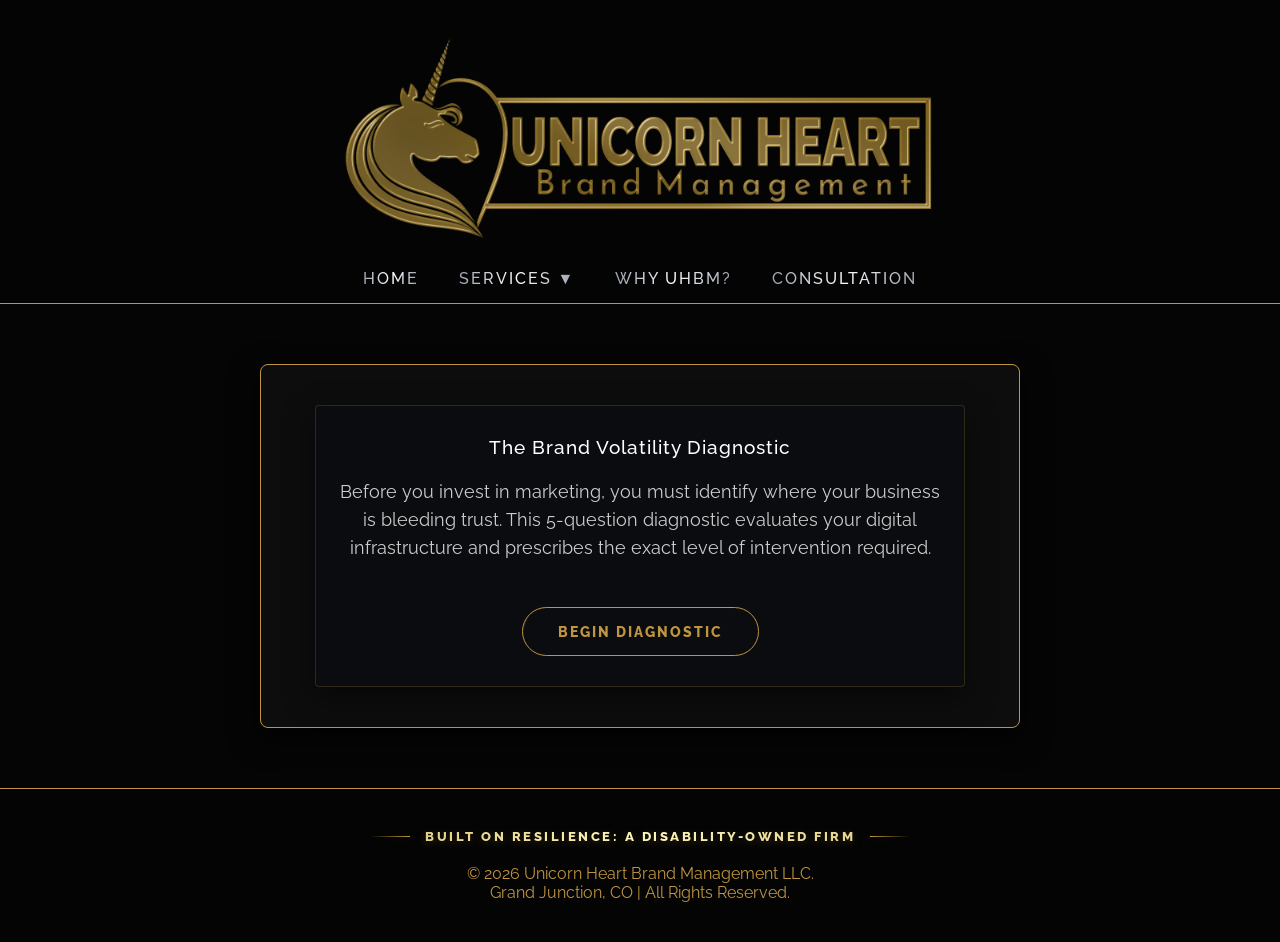
<file: framework.html>
<!DOCTYPE html>
<html lang="en">
<head>
    <meta charset="UTF-8">
    <meta name="viewport" content="width=device-width, initial-scale=1.0">
    <title>Brand Frequency Diagnostic | UHBM</title>
    <link href="https://fonts.googleapis.com/css2?family=Raleway:wght@300;500;800&display=swap" rel="stylesheet">
    <link rel="stylesheet" href="structure.css">
    <link rel="stylesheet" href="looks.css">
    <link rel="stylesheet" href="quiz.css"> 
    <header class="main-header">
        <div class="logo-container">
        <div class="logo-wrapper">
        <img src="assets/images/uhbm-site-logo.png" alt="Unicorn Heart Brand Management" class="brand-logo-img">
        
        <div class="sparkle" style="top: 0%; left: 17%; animation-delay: 0s;">✦</div>
        <div class="sparkle" style="top: 14%; left: 98%; animation-delay: 1.2s;">✦</div>
        <div class="sparkle" style="top: 80%; left: 51%; animation-delay: 0.8s;">✦</div>
    </div>
</div>

<style>
    .logo-container {
        padding: 20px 0;
    }

    /* The wrapper must be relative so the absolute sparkles stay inside it */
    .logo-wrapper {
        position: relative;
        display: inline-block; /* Hugs tightly to the image width */
        max-width: 600px;
    }

    .brand-logo-img {
        width: 100%;
        height: auto;
        display: block;
    }

    /* The Sparkle CSS */
    .sparkle {
        position: absolute;
        color: #FCF6BA; /* Bright gold/white */
        font-size: 1.5rem;
        user-select: none; /* Prevents users from highlighting the star */
        pointer-events: none;
        
        /* Start invisible */
        opacity: 0; 
        transform: scale(0) rotate(0deg);
        
        /* The animation: runs for 3s, loops infinitely */
        animation: twinkle 4s ease-in-out infinite;
        
        /* Optional: Adds a tiny glow to the sparkle itself */
        filter: drop-shadow(0 0 8px rgba(252, 246, 186, 1));
    }

    @keyframes twinkle {
        0% {
            opacity: 0;
            transform: scale(0) rotate(0deg);
        }
        50% {
            opacity: 1;
            transform: scale(1.5) rotate(90deg); /* Peaks in brightness and size */
        }
        100% {
            opacity: 0;
            transform: scale(0) rotate(180deg); /* Fades out while spinning */
        }
    }
</style>
</div>
        
        <input type="checkbox" id="menu-toggle" class="menu-toggle">
        <label for="menu-toggle" class="menu-icon">&#9776;</label>

        <nav class="main-nav">
    <ul class="nav-grid">
        <li><a href="index.html" class="glow-text">Home</a></li>
        <li class="has-dropdown">
            <a href="services.html" class="glow-text">Services &#x25BC;</a>
            <ul class="dropdown">
                <li><a href="services.html#sustaining">Sustaining Plan</a></li>
                <li><a href="services.html#growth">Growth Plan</a></li>
                <li><a href="services.html#architect">Architect Plan</a></li>
            </ul>
        </li>
        <li><a href="framework.html" class="glow-text">Why UHBM?</a></li>
        <li><a href="contact.html" class="glow-text">Consultation</a></li>
    </ul>
</nav>
    </header>
</head>
<body>

    <main>
        <section class="diagnostic-container">
            

            <div id="quiz-app" class="quiz-box">
                </div>
        </section>
    </main>

    <script src="quiz.js"></script> 
    <footer class="main-footer">
        <div class="footer-attribution">
    Built on Resilience: A Disability-Owned Firm
</div>
<p>&copy; 2026 Unicorn Heart Brand Management LLC.</p>
<p>Grand Junction, CO | All Rights Reserved.</p>
    </footer>
</body>
</html>
</file>
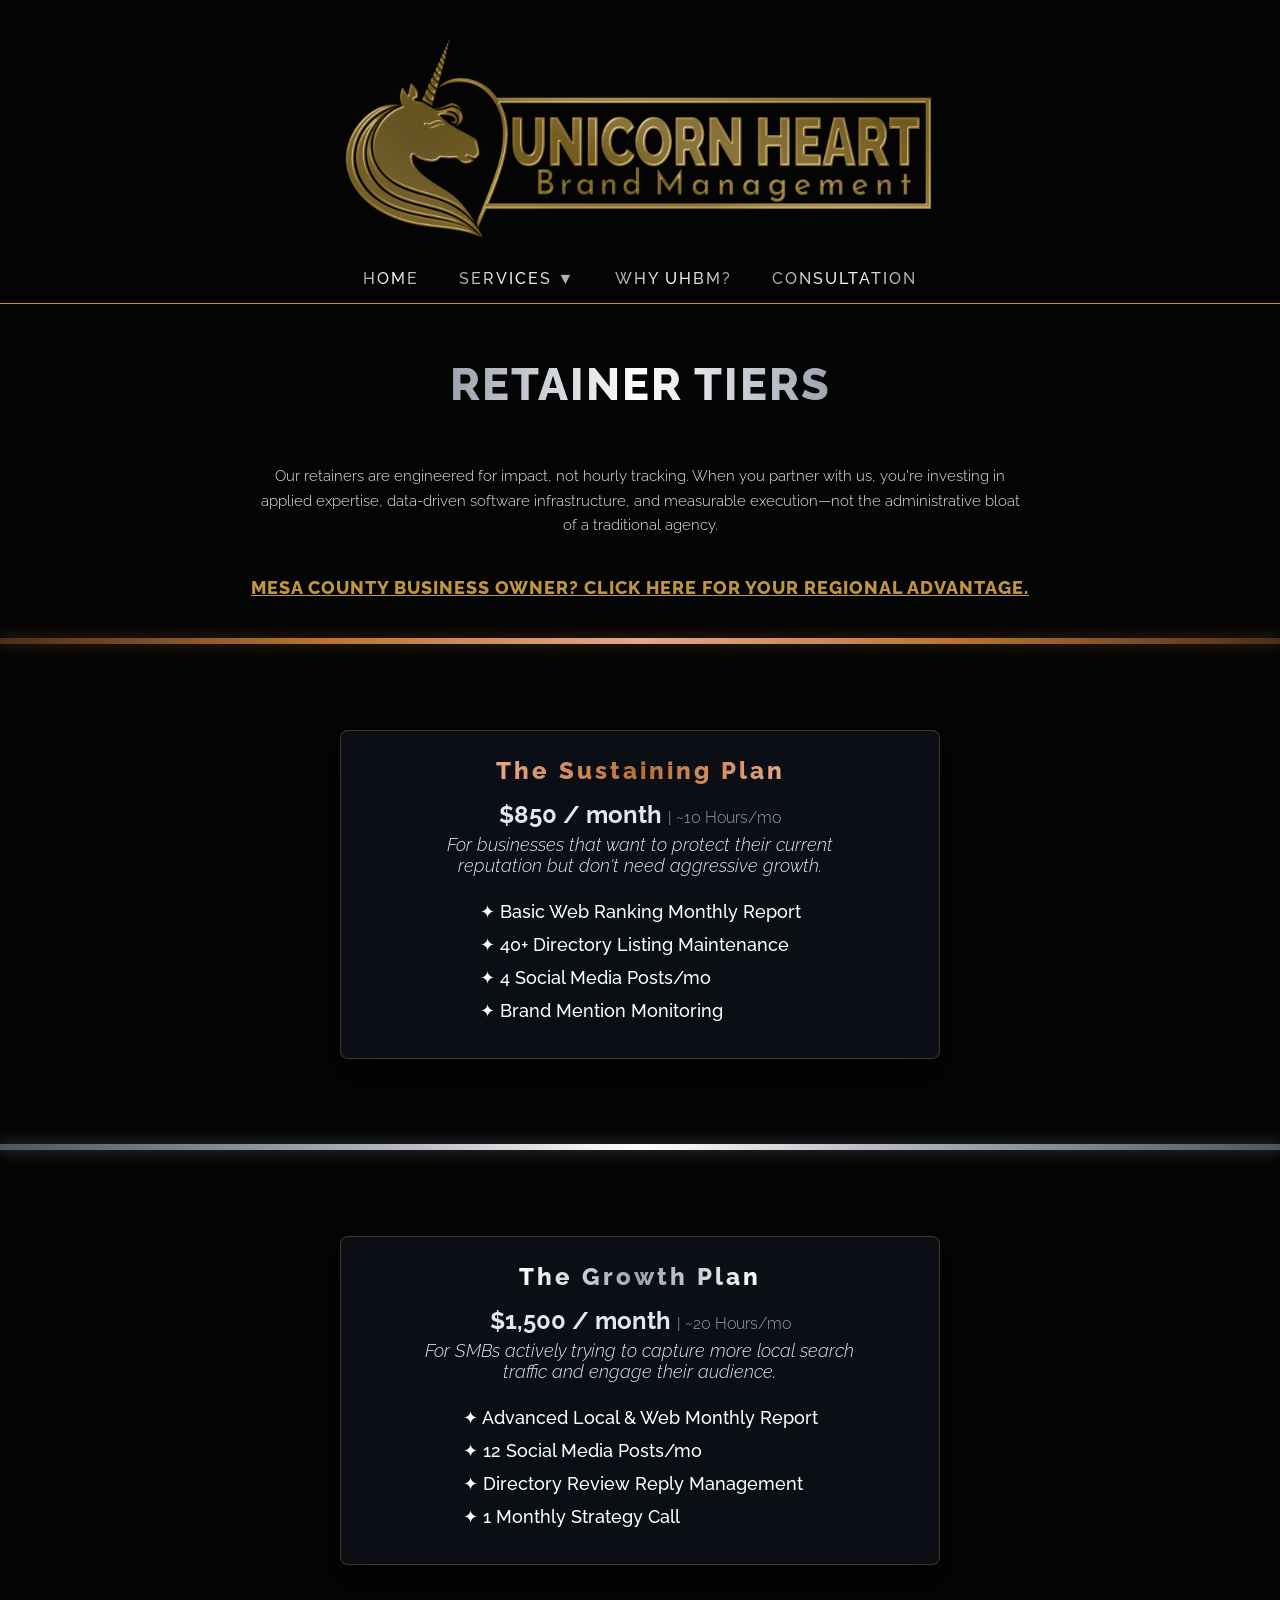
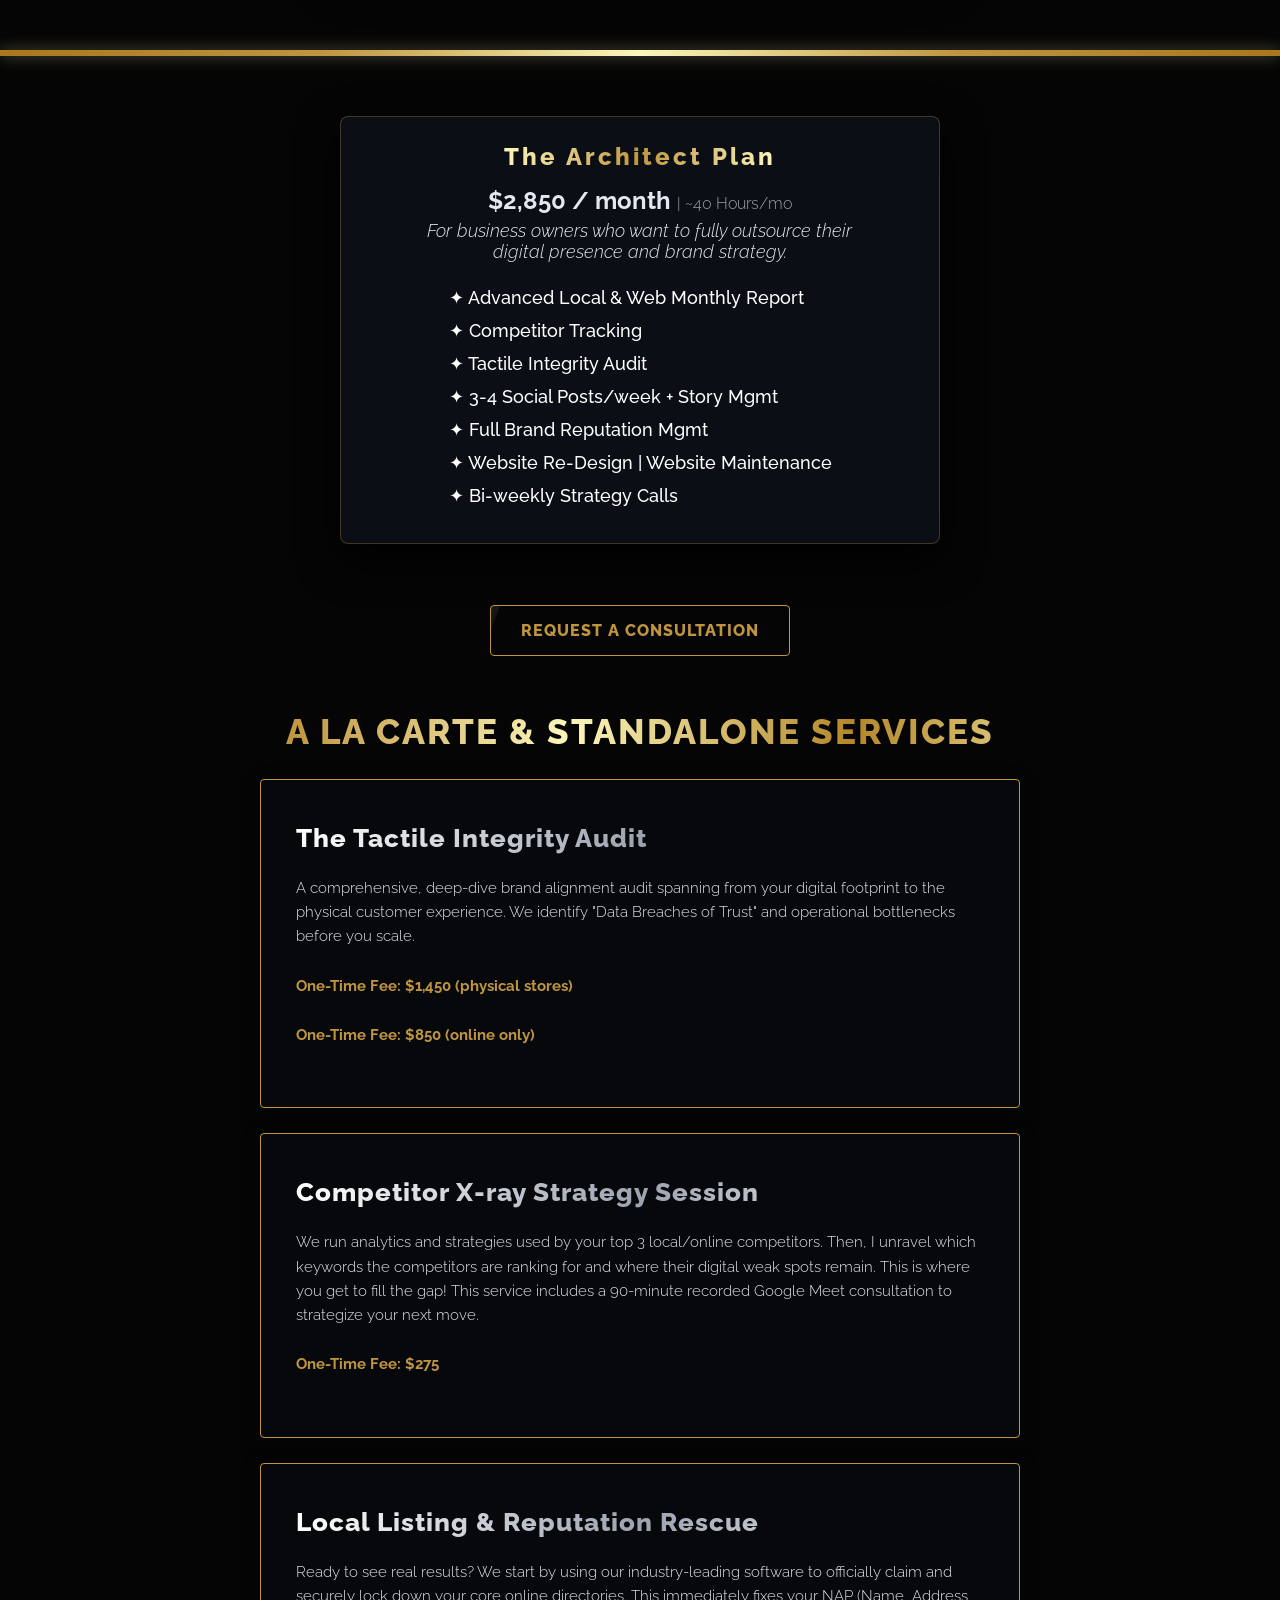
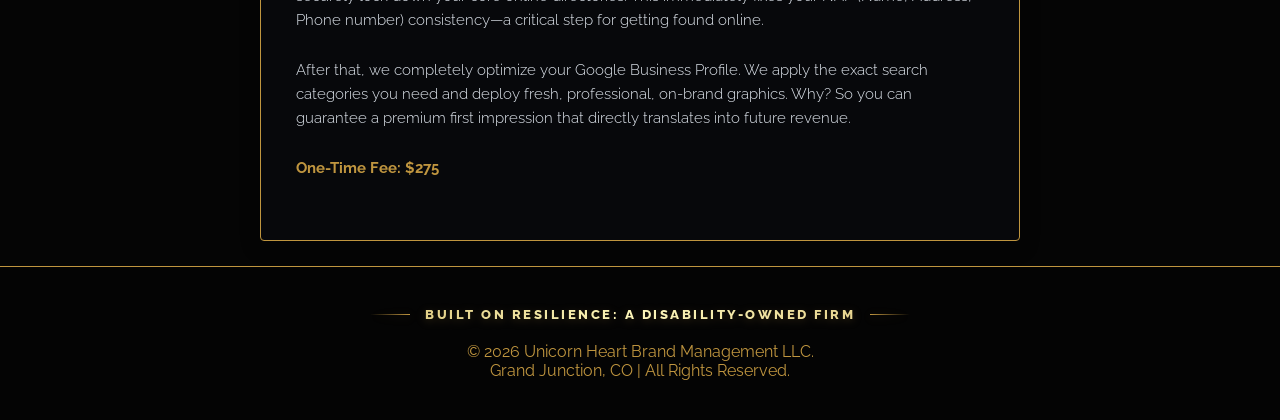
<file: services.html>
<!DOCTYPE html>
<html lang="en">
<head>
    <meta charset="UTF-8">
    <meta name="viewport" content="width=device-width, initial-scale=1.0">
    <title>Services | Unicorn Heart Brand Management</title>
    <link rel="preconnect" href="https://fonts.googleapis.com">
    <link rel="preconnect" href="https://fonts.gstatic.com" crossorigin>
    <link href="https://fonts.googleapis.com/css2?family=Raleway:wght@300;500;800&display=swap" rel="stylesheet">
    
    <link rel="stylesheet" href="structure.css">
    <link rel="stylesheet" href="looks.css">
</head>
<body>

    <header class="main-header">
        <div class="logo-container">
        <div class="logo-wrapper">
        <img src="assets/images/uhbm-site-logo.png" alt="Unicorn Heart Brand Management" class="brand-logo-img">
        
        <div class="sparkle" style="top: 0%; left: 17%; animation-delay: 0s;">✦</div>
        <div class="sparkle" style="top: 14%; left: 98%; animation-delay: 1.2s;">✦</div>
        <div class="sparkle" style="top: 80%; left: 51%; animation-delay: 0.8s;">✦</div>
    </div>
</div>

<style>
    .logo-container {
        padding: 20px 0;
    }

    /* The wrapper must be relative so the absolute sparkles stay inside it */
    .logo-wrapper {
        position: relative;
        display: inline-block; /* Hugs tightly to the image width */
        max-width: 600px;
    }

    .brand-logo-img {
        width: 100%;
        height: auto;
        display: block;
    }

    /* The Sparkle CSS */
    .sparkle {
        position: absolute;
        color: #FCF6BA; /* Bright gold/white */
        font-size: 1.5rem;
        user-select: none; /* Prevents users from highlighting the star */
        pointer-events: none;
        
        /* Start invisible */
        opacity: 0; 
        transform: scale(0) rotate(0deg);
        
        /* The animation: runs for 3s, loops infinitely */
        animation: twinkle 4s ease-in-out infinite;
        
        /* Optional: Adds a tiny glow to the sparkle itself */
        filter: drop-shadow(0 0 8px rgba(252, 246, 186, 1));
    }

    @keyframes twinkle {
        0% {
            opacity: 0;
            transform: scale(0) rotate(0deg);
        }
        50% {
            opacity: 1;
            transform: scale(1.5) rotate(90deg); /* Peaks in brightness and size */
        }
        100% {
            opacity: 0;
            transform: scale(0) rotate(180deg); /* Fades out while spinning */
        }
    }
</style>
</div>
        
        <input type="checkbox" id="menu-toggle" class="menu-toggle">
        <label for="menu-toggle" class="menu-icon">&#9776;</label>

        <nav class="main-nav">
    <ul class="nav-grid">
        <li><a href="index.html" class="glow-text">Home</a></li>
        <li class="has-dropdown">
            <a href="services.html" class="glow-text">Services &#x25BC;</a>
            <ul class="dropdown">
                <li><a href="services.html#sustaining">Sustaining Plan</a></li>
                <li><a href="services.html#growth">Growth Plan</a></li>
                <li><a href="services.html#architect">Architect Plan</a></li>
            </ul>
        </li>
        <li><a href="framework.html" class="glow-text">Why UHBM?</a></li>
        <li><a href="contact.html" class="glow-text">Consultation</a></li>
    </ul>
</nav>
    </header>

    <main style="background-color: #050505;">
        
       <div class="content-wrapper" style="text-align: center; margin-top: 40px; margin-bottom: 40px;">
            <h1><span class="glow-text">Retainer Tiers</span></h1>
            <p>Our retainers are engineered for impact, not hourly tracking. When you partner with us, you're investing in applied expertise, data-driven software infrastructure, and measurable execution—not the administrative bloat of a traditional agency.</p>
        </div>

        <div style="text-align: center; margin-top: 20px; margin-bottom: 40px;">
    <a href="#" id="mesaCountyTrigger" class="uhbm-text-link">Mesa County Business Owner? Click here for your regional advantage.</a>
</div>

        <div class="metallic-divider divider-copper" id="sustaining"></div>
        <section class="service-tier-pane">
            <div class="pane-content service-card">
                <h2><span class="text-copper">The Sustaining Plan</span></h2>
                <p class="price-tag"><strong>$850 / month</strong> <span class="hours-tag">| ~10 Hours/mo</span></p>
                <p class="target-demo"><em>For businesses that want to protect their current reputation but don't need aggressive growth.</em></p>
                <ul class="deliverables-list">
                    <li>✦ Basic Web Ranking Monthly Report</li>
                    <li>✦ 40+ Directory Listing Maintenance</li>
                    <li>✦ 4 Social Media Posts/mo</li>
                    <li>✦ Brand Mention Monitoring</li>
                </ul>
            </div>
        </section>

        <div class="metallic-divider divider-silver" id="growth"></div>
        <section class="service-tier-pane">
            <div class="pane-content service-card">
                <h2><span class="text-silver">The Growth Plan</span></h2>
                <p class="price-tag"><strong>$1,500 / month</strong> <span class="hours-tag">| ~20 Hours/mo</span></p>
                <p class="target-demo"><em>For SMBs actively trying to capture more local search traffic and engage their audience.</em></p>
                <ul class="deliverables-list">
                    <li>✦ Advanced Local & Web Monthly Report</li>
                    <li>✦ 12 Social Media Posts/mo</li>
                    <li>✦ Directory Review Reply Management</li>
                    <li>✦ 1 Monthly Strategy Call</li>
                </ul>
            </div>
        </section>

        <div class="metallic-divider divider-gold" id="architect"></div>
        <section class="service-tier-pane">
            <div class="pane-content service-card">
                <h2><span class="text-gold">The Architect Plan</span></h2>
                <p class="price-tag"><strong>$2,850 / month</strong> <span class="hours-tag">| ~40 Hours/mo</span></p>
                <p class="target-demo"><em>For business owners who want to fully outsource their digital presence and brand strategy.</em></p>
                <ul class="deliverables-list">
                    <li>✦ Advanced Local & Web Monthly Report</li>
                    <li>✦ Competitor Tracking</li>
                    <li>✦ Tactile Integrity Audit</li>
                    <li>✦ 3-4 Social Posts/week + Story Mgmt</li>
                    <li>✦ Full Brand Reputation Mgmt</li>
                    <li>✦ Website Re-Design | Website Maintenance</li>
                    <li>✦ Bi-weekly Strategy Calls</li>
                </ul>
            </div>
        </section>

<div style="text-align: center; margin-top: 1px;">
    <a href="contact.html" class="uhbm-button">
        REQUEST A CONSULTATION
        <span class="sparkle top-left"></span>
        <span class="sparkle bottom-right"></span>
    </a>
</div>

        <section class="content-wrapper" style="margin-top: 5px; margin-bottom: 25px;">
            <h2 style="text-align: center; margin-bottom: 15px;"><span class="text-shimmer-gold">A La Carte & Standalone Services</span></h2>
            
            <div class="standalone-card">
                <h3 class="text-silver">The Tactile Integrity Audit</h3>
                <p>A comprehensive, deep-dive brand alignment audit spanning from your digital footprint to the physical customer experience. We identify "Data Breaches of Trust" and operational bottlenecks before you scale.</p>
                <p class="standalone-price"><strong>One-Time Fee: $1,450 (physical stores)</strong></p>
                <p class="standalone-price"><strong>One-Time Fee: $850 (online only)</strong></p>
            </div>
            
            <div class="standalone-card">
                <h3 class="text-silver">Competitor X-ray Strategy Session</h3>
                <p>We run analytics and strategies used by your top 3 local/online competitors. Then, I unravel which keywords the competitors are ranking for and where their digital weak spots remain. This is where you get to fill the gap! This service includes a 90-minute recorded Google Meet consultation to strategize your next move.</p>
                <p class="standalone-price"><strong>One-Time Fee: $275</strong></p>
            </div>
            
            <div class="standalone-card">
                <h3 class="text-silver">Local Listing & Reputation Rescue</h3>
                <p>Ready to see real results? We start by using our industry-leading software to officially claim and securely lock down your core online directories. This immediately fixes your NAP (Name, Address, Phone number) consistency—a critical step for getting found online.</p>
                <p>After that, we completely optimize your Google Business Profile. We apply the exact search categories you need and deploy fresh, professional, on-brand graphics. Why? So you can guarantee a premium first impression that directly translates into future revenue.</p>
                <p class="standalone-price"><strong>One-Time Fee: $275</strong></p>
            </div>

           
        </section>

    </main>

    <footer class="main-footer">
        <div class="footer-attribution">
    Built on Resilience: A Disability-Owned Firm
</div>
<p>&copy; 2026 Unicorn Heart Brand Management LLC.</p>
<p>Grand Junction, CO | All Rights Reserved.</p>
    </footer>

<div id="mesaCountyModal" class="uhbm-modal">
    <div class="uhbm-modal-content">
        <span class="uhbm-modal-close">&times;</span>
        
        <h3 style="color: #BF953F; font-size: 1.5rem; margin-bottom: 15px;">The Regional Advantage</h3>
        <p style="margin-bottom: 20px; line-height: 1.6;">We believe in fortifying the local Western Slope economy. If your business is headquartered in Mesa County, Colorado, you automatically qualify for our local partnership rates.</p>
        
        <div class="discount-box">
            <p><strong><span class="text-shimmer-gold">15% OFF</span></strong> All Monthly Retainers</p>
            <p><strong><span class="text-shimmer-gold">10% OFF</span></strong> All A La Carte Services</p>
        </div>
        
        <p class="text-silver" style="font-size: 0.9rem; margin-top: 20px; margin-bottom: 30px;">Mention your local status during your initial consultation to activate your regional pricing.</p>
        
        <div style="text-align: center;">
            <a href="contact.html" class="uhbm-pill-button">
                CLAIM YOUR DISCOUNT
                <span class="sparkle top-left"></span>
                <span class="sparkle bottom-right"></span>
            </a>
        </div>
    </div>
</div>

<script>
    // --- Mesa County Modal Logic ---
    const modal = document.getElementById("mesaCountyModal");
    const triggerBtn = document.getElementById("mesaCountyTrigger");
    const closeBtn = document.querySelector(".uhbm-modal-close");

    // Open the modal when the link is clicked
    triggerBtn.onclick = function(event) {
        event.preventDefault(); // Prevents the page from jumping to the top
        modal.style.display = "block";
    }

    // Close the modal when the 'X' is clicked
    closeBtn.onclick = function() {
        modal.style.display = "none";
    }

    // Close the modal if the user clicks anywhere in the dark background outside the box
    window.onclick = function(event) {
        if (event.target == modal) {
            modal.style.display = "none";
        }
    }
</script>


    
</body>
</html>
</file>
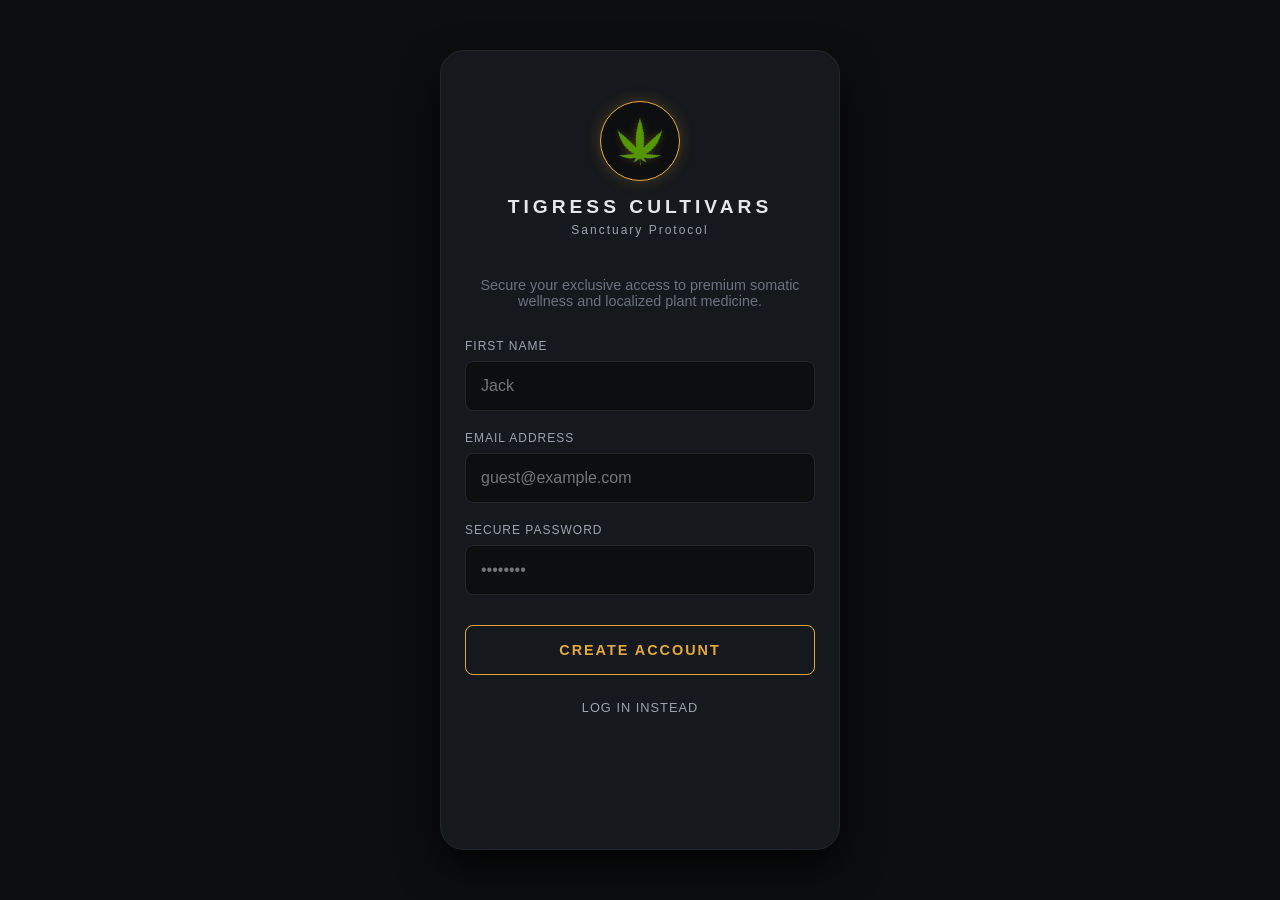
<file: backdoor/tigress/app.html>
<!DOCTYPE html>
<html lang="en">
<head>
    <meta charset="UTF-8">
    <meta name="viewport" content="width=device-width, initial-scale=1.0">
    <meta name="apple-mobile-web-app-capable" content="yes">
    <meta name="apple-mobile-web-app-status-bar-style" content="black-translucent">
    <title>Tigress Cultivars — Guest Portal</title>
    <meta name="robots" content="noindex, nofollow, noarchive, nosnippet">
    <meta name="googlebot" content="noindex, nofollow, noarchive, nosnippet">
    <style>
        :root {
            --bg-matte-black: #0d0e10;
            --card-bg: #15181c;
            --card-border: #23272e;
            --amber-2700k: #e5a93b;
            --amber-glow: rgba(229, 169, 59, 0.25);
            --velvet-green: #10b981;
            --velvet-green-glow: rgba(16, 185, 129, 0.2);
            --platinum-grey: #9ca3af;
            --platinum-light: #e5e7eb;
            --text-main: #f3f4f6;
            --text-muted: #6b7280;
            --orange-tier: #f97316;
            --silver-tier: #d1d5db;
            --gold-tier: #fbbf24;
        }

        * { box-sizing: border-box; margin: 0; padding: 0; font-family: -apple-system, BlinkMacSystemFont, "Segoe UI", Roboto, Helvetica, Arial, sans-serif; }
        
        body { 
            background-color: var(--bg-matte-black); 
            color: var(--text-main); 
            display: flex; 
            justify-content: center; 
            align-items: center; 
            min-height: 100vh;
            padding: 20px;
        }

        /* MOBILE APP CONTAINER */
        .app-container {
            width: 100%;
            max-width: 400px;
            background: var(--card-bg);
            border: 1px solid var(--card-border);
            border-radius: 24px;
            overflow: hidden;
            box-shadow: 0 20px 40px rgba(0,0,0,0.8);
            position: relative;
            min-height: 800px;
            display: flex;
            flex-direction: column;
        }

        .screen {
            display: none; 
            flex-direction: column;
            padding: 30px 24px;
            height: 100%;
            flex: 1;
            animation: fadeIn 0.4s ease forwards;
        }

        .screen.active { display: flex; }

        @keyframes fadeIn {
            from { opacity: 0; transform: translateY(10px); }
            to { opacity: 1; transform: translateY(0); }
        }

        /* BRANDING */
        .app-header { text-align: center; margin-bottom: 40px; margin-top: 20px; }
        .logo-placeholder { width: 80px; height: 80px; margin: 0 auto 15px auto; display: flex; justify-content: center; align-items: center; background: var(--bg-matte-black); border-radius: 50%; border: 1px solid var(--amber-2700k); box-shadow: 0 0 15px var(--amber-glow); overflow: hidden; }
        .brand-title { font-size: 1.2rem; font-weight: 800; letter-spacing: 4px; color: var(--platinum-light); text-transform: uppercase; }

        /* FORMS */
        .input-group { margin-bottom: 20px; }
        .input-group label { display: block; font-size: 0.75rem; color: var(--platinum-grey); text-transform: uppercase; letter-spacing: 1px; margin-bottom: 8px; }
        .input-group input { width: 100%; background: var(--bg-matte-black); border: 1px solid var(--card-border); color: var(--text-main); padding: 15px; border-radius: 8px; outline: none; font-size: 1rem; transition: border 0.3s; }
        .input-group input:focus { border-color: var(--amber-2700k); }

        .btn-primary { width: 100%; background: transparent; color: var(--amber-2700k); border: 1px solid var(--amber-2700k); padding: 16px; font-size: 0.9rem; font-weight: 700; letter-spacing: 2px; text-transform: uppercase; border-radius: 8px; cursor: pointer; transition: all 0.3s ease; margin-top: 10px; }
        .btn-primary:hover { background: var(--amber-glow); box-shadow: 0 0 15px var(--amber-glow); }
        .btn-secondary { width: 100%; background: transparent; color: var(--platinum-grey); border: none; padding: 15px; font-size: 0.8rem; cursor: pointer; margin-top: 10px; text-transform: uppercase; letter-spacing: 1px; }

        /* DASHBOARD ELEMENTS */
        .dash-header { display: flex; justify-content: space-between; align-items: center; padding-bottom: 20px; border-bottom: 1px solid var(--card-border); margin-bottom: 15px; }
        .guest-name { font-size: 1.1rem; font-weight: 800; color: var(--platinum-light); letter-spacing: 1px; text-transform: uppercase; }
        .guest-id { font-size: 0.7rem; color: var(--platinum-grey); letter-spacing: 1px; margin-top: 4px; }
        .tier-badge { font-size: 0.7rem; font-weight: 700; text-transform: uppercase; letter-spacing: 2px; padding: 6px 12px; border-radius: 20px; border: 1px solid; }
        .tier-orange { color: var(--orange-tier); border-color: var(--orange-tier); background: rgba(249, 115, 22, 0.1); }
        
        /* DOMED GAUGE */
        .gauge-container { text-align: center; margin-bottom: 20px; position: relative; }
        .domed-gauge { width: 200px; margin: 0 auto; display: block; overflow: visible; }
        .gauge-bg { fill: none; stroke: var(--card-border); stroke-width: 12; stroke-linecap: round; }
        .gauge-fill { fill: none; stroke: var(--orange-tier); stroke-width: 12; stroke-linecap: round; stroke-dasharray: 125.6; stroke-dashoffset: 125.6; transition: stroke-dashoffset 1.5s cubic-bezier(0.4, 0, 0.2, 1); }
        .gauge-data { position: absolute; bottom: 10px; left: 0; width: 100%; text-align: center; }
        .gauge-spend { font-size: 1.8rem; font-weight: 700; color: var(--text-main); }
        .gauge-target { font-size: 0.75rem; color: var(--platinum-grey); text-transform: uppercase; letter-spacing: 1px; margin-top: 5px; }

        /* TABS NAVIGATION */
        .tab-nav { display: flex; border-bottom: 1px solid var(--card-border); margin-bottom: 20px; }
        .tab-btn { flex: 1; background: none; border: none; padding: 12px 0; color: var(--platinum-grey); font-size: 0.7rem; font-weight: 700; text-transform: uppercase; letter-spacing: 1px; cursor: pointer; border-bottom: 2px solid transparent; transition: all 0.2s ease; }
        .tab-btn:hover { color: var(--orange-tier); }
        .tab-btn.active { color: var(--orange-tier); border-bottom-color: var(--orange-tier); }
        
        .tab-content { display: none; flex: 1; overflow-y: auto; animation: fadeIn 0.3s ease; }
        .tab-content.active { display: block; }

        /* TAB 1: HISTORY */
        .visit-row { display: flex; justify-content: space-between; align-items: center; padding: 12px 0; border-bottom: 1px dashed var(--card-border); }
        .visit-row:last-child { border-bottom: none; }
        .visit-date { font-size: 0.85rem; color: var(--platinum-light); font-weight: 600; }
        .visit-details { font-size: 0.75rem; color: var(--text-muted); margin-top: 4px; }
        .visit-spend { font-size: 0.9rem; color: var(--velvet-green); font-weight: 600; text-align: right; }

        /* TAB 2: PAYMENT PROFILE */
        .qr-container { text-align: center; padding: 20px; background: var(--bg-matte-black); border: 1px solid var(--card-border); border-radius: 12px; margin-top: 10px; }
        .qr-mockup { width: 150px; height: 150px; background: #fff; margin: 0 auto 15px auto; padding: 10px; border-radius: 8px; display: flex; flex-wrap: wrap; gap: 2px; }
        .qr-dot { width: 12px; height: 12px; background: #000; } /* Simple visual mockup */
        .dutchie-badge { display: inline-block; padding: 4px 10px; background: rgba(16, 185, 129, 0.1); border: 1px solid var(--velvet-green); color: var(--velvet-green); font-size: 0.7rem; font-weight: 700; text-transform: uppercase; border-radius: 4px; margin-bottom: 10px; }

        /* TAB 3: OUTREACH */
        .outreach-quote { font-size: 0.85rem; color: var(--platinum-light); font-style: italic; line-height: 1.5; padding-left: 12px; border-left: 3px solid var(--velvet-green); margin-bottom: 20px; }
        .outreach-card { background: linear-gradient(145deg, rgba(16, 185, 129, 0.1) 0%, rgba(21, 24, 28, 1) 100%); border: 1px solid rgba(16, 185, 129, 0.3); padding: 20px; border-radius: 12px; text-align: center; }
        .outreach-amount { font-size: 2.5rem; font-weight: 700; color: var(--velvet-green); margin: 10px 0; }
        .date-filter { display: flex; gap: 10px; margin-bottom: 20px; }
        .date-filter input { flex: 1; background: var(--bg-matte-black); border: 1px solid var(--card-border); color: var(--text-muted); padding: 8px; border-radius: 4px; font-size: 0.75rem; color-scheme: dark; }

    </style>
</head>
<body>

    <div class="app-container">
        
        <!-- SCREEN 1: SIGN UP -->
        <div id="screen-signup" class="screen active">
            <div class="app-header">
                <div class="logo-placeholder">
                    <img src="leaf.png" alt="Tigress Cultivars Logo" style="width: 50px; height: 50px; object-fit: contain; filter: drop-shadow(0 0 4px var(--amber-glow));">
                </div>
                <div class="brand-title">Tigress Cultivars</div>
                <div style="font-size: 0.75rem; color: var(--platinum-grey); letter-spacing: 2px; margin-top: 5px;">Sanctuary Protocol</div>
            </div>

            <p style="text-align: center; font-size: 0.9rem; color: var(--text-muted); margin-bottom: 30px;">
                Secure your exclusive access to premium somatic wellness and localized plant medicine.
            </p>

            <div class="input-group">
                <label>First Name</label>
                <input type="text" id="signup-name" placeholder="Jack">
            </div>
            <div class="input-group">
                <label>Email Address</label>
                <input type="email" id="signup-email" placeholder="guest@example.com">
            </div>
            <div class="input-group">
                <label>Secure Password</label>
                <input type="password" placeholder="••••••••">
            </div>

            <button class="btn-primary" onclick="goToVerify()">Create Account</button>
            <button class="btn-secondary">Log In Instead</button>
        </div>

        <!-- SCREEN 2: VERIFICATION -->
        <div id="screen-verify" class="screen">
            <div class="app-header" style="margin-bottom: 20px;">
                <div class="brand-title" style="font-size: 1rem;">Identity Verification</div>
            </div>

            <p style="text-align: center; font-size: 0.9rem; color: var(--platinum-grey); margin-bottom: 30px; line-height: 1.5;">
                We have dispatched a secure 6-digit code to <br><strong id="display-email" style="color: var(--amber-2700k);"></strong>. <br>Please enter it below to finalize your folio.
            </p>

            <div class="input-group">
                <label style="text-align: center;">6-Digit Security Code</label>
                <input type="text" style="text-align: center; letter-spacing: 10px; font-size: 1.2rem;" placeholder="000000" maxlength="6">
            </div>

            <button class="btn-primary" onclick="goToDashboard()">Verify & Enter</button>
            <button class="btn-secondary" onclick="goBack()">Return</button>
        </div>

        <!-- SCREEN 3: GUEST DASHBOARD -->
        <div id="screen-dashboard" class="screen">
            <div class="dash-header">
                <div>
                    <div class="guest-name" id="display-name">Welcome, Guest</div>
                    <div class="guest-id">Folio: TIG-8492</div>
                </div>
                <div class="tier-badge tier-orange">Orange Status</div>
            </div>

            <!-- DOMED GAUGE -->
            <div class="gauge-container">
                <svg viewBox="0 0 100 50" class="domed-gauge">
                    <path class="gauge-bg" d="M 10 50 A 40 40 0 0 1 90 50" />
                    <path id="progress-fill" class="gauge-fill" d="M 10 50 A 40 40 0 0 1 90 50" />
                </svg>
                <div class="gauge-data">
                    <div class="gauge-spend" id="current-spend">$180.00</div>
                    <div class="gauge-target">Net Spend to Silver: $270.00 left</div>
                </div>
            </div>

            <!-- TAB NAVIGATION -->
            <div class="tab-nav">
                <button class="tab-btn active" onclick="switchTab('history', this)">Purchase History</button>
                <button class="tab-btn" onclick="switchTab('payment', this)">Payment Profile</button>
                <button class="tab-btn" onclick="switchTab('outreach', this)">Outreach</button>
            </div>

            <!-- TAB CONTENT: HISTORY -->
            <div id="tab-history" class="tab-content active">
                <div style="font-size: 0.75rem; color: var(--platinum-grey); text-transform: uppercase; letter-spacing: 1px; margin-bottom: 10px;">Recent Folio Activity</div>
                <div class="visit-row">
                    <div>
                        <div class="visit-date">Oct 14, 2026</div>
                        <div class="visit-details">Mary Jane's 1:1, Wana Optimals, Green Dot</div>
                    </div>
                    <div class="visit-spend">$180.00<br><span style="font-size: 0.65rem; color: var(--platinum-grey); font-weight: normal;">Retail Walk-In</span></div>
                </div>
                <div class="visit-row">
                    <div>
                        <div class="visit-date">Sep 02, 2026</div>
                        <div class="visit-details">Core Reset Massage Deposit</div>
                    </div>
                    <div class="visit-spend">$120.00<br><span style="font-size: 0.65rem; color: var(--platinum-grey); font-weight: normal;">Somatic Service</span></div>
                </div>
                <div style="text-align: center; margin-top: 15px; font-size: 0.7rem; color: var(--text-muted);">
                    Status recalibrates on rolling 365-day calendar.
                </div>
            </div>

            <!-- TAB CONTENT: PAYMENT PROFILE -->
            <div id="tab-payment" class="tab-content">
                <p style="font-size: 0.85rem; color: var(--platinum-grey); text-align: center; margin-bottom: 10px;">Present this secure code at the Velvet Tray for frictionless folio settlement.</p>
                <div class="qr-container">
                    <div class="dutchie-badge">Dutchie Pay ACH Active</div>
                    
                    <!-- Mock QR Code visual -->
                    <div class="qr-mockup">
                        <!-- Purely visual CSS blocks to simulate a QR -->
                        <script>
                            for(let i=0; i<100; i++) {
                                document.write(`<div class="qr-dot" style="opacity: ${Math.random() > 0.4 ? 1 : 0}"></div>`);
                            }
                        </script>
                    </div>
                    
                    <div style="font-size: 0.75rem; color: var(--platinum-light); letter-spacing: 2px;">SCAN TO SETTLE</div>
                </div>
                <button class="btn-secondary" style="margin-top: 15px;">Update Bank Link</button>
            </div>

            <!-- TAB CONTENT: OUTREACH -->
            <div id="tab-outreach" class="tab-content">
                <div class="outreach-quote">
                    "You've really taken care of yourself AND OTHERS in the community. We at Tigress Cultivars couldn't be happier that you chose us to help the community."
                </div>
                
                <div class="date-filter">
                    <input type="date" value="2026-01-01">
                    <input type="date" value="2026-12-31">
                </div>

                <div class="outreach-card">
                    <div style="font-size: 0.75rem; text-transform: uppercase; letter-spacing: 1px; color: var(--platinum-light);">Your Total Mesa County Impact</div>
                    <div class="outreach-amount">$3.60</div>
                    <div style="font-size: 0.7rem; color: var(--platinum-grey);">Calculated at 2% of total net retail sales. Funds distributed to United Way of the Grand Valley & Food Bank of the Rockies.</div>
                </div>
            </div>

        </div>
    </div>

    <!-- PROTOTYPE LOGIC -->
    <script>
        const guestData = { netSpend: 180.00, silverTarget: 450.00 };

        function goToVerify() {
            const name = document.getElementById('signup-name').value || "Guest";
            const email = document.getElementById('signup-email').value || "guest@example.com";
            
            document.getElementById('display-name').innerText = "Welcome, " + name;
            document.getElementById('display-email').innerText = email;
            
            document.getElementById('screen-signup').classList.remove('active');
            document.getElementById('screen-verify').classList.add('active');
        }

        function goBack() {
            document.getElementById('screen-verify').classList.remove('active');
            document.getElementById('screen-signup').classList.add('active');
        }

        function goToDashboard() {
            document.getElementById('screen-verify').classList.remove('active');
            document.getElementById('screen-dashboard').classList.add('active');
            setTimeout(animateGauge, 100);
        }

        function animateGauge() {
            const strokeDasharray = 125.6; 
            const progressFill = document.getElementById('progress-fill');
            let percentComplete = guestData.netSpend / guestData.silverTarget;
            if (percentComplete > 1) percentComplete = 1;
            const offset = strokeDasharray - (strokeDasharray * percentComplete);
            progressFill.style.strokeDashoffset = offset;
        }

        function switchTab(tabId, btnElement) {
            // Remove active classes
            document.querySelectorAll('.tab-btn').forEach(btn => btn.classList.remove('active'));
            document.querySelectorAll('.tab-content').forEach(content => content.classList.remove('active'));
            
            // Add active class to clicked button and target tab
            btnElement.classList.add('active');
            document.getElementById('tab-' + tabId).classList.add('active');
        }
    </script>
</body>
</html>
</file>
<file: structure.css>
/* structure.css */
* { box-sizing: border-box; margin: 0; padding: 0; }
body { overflow-x: hidden; }

/* Sticky Header Layout */
.main-header {
    position: sticky;
    top: 0;
    z-index: 1000;
    display: flex;
    flex-direction: column;
    align-items: center;
    width: 100%;
    padding: 15px 0;
}

.logo-container { padding-bottom: 10px; }
.brand-logo { max-width: 150px; height: auto; display: block; margin: 0 auto; }

/* Desktop Navigation Grid */
.main-nav { width: 100%; }
.nav-grid {
    display: flex;
    justify-content: center;
    gap: 40px;
    list-style: none;
}

.nav-grid li { position: relative; }

/* Dropdown Logic */
.dropdown {
    display: none;
    position: absolute;
    top: 100%;
    left: 50%;
    transform: translateX(-50%);
    list-style: none;
    min-width: 200px;
    text-align: center;
}
.has-dropdown:hover .dropdown { display: block; }

/* Mobile Menu Logic (< 768px) */
.menu-toggle { display: none; }
.menu-icon { display: none; cursor: pointer; font-size: 2rem; position: absolute; top: 15px; right: 20px; }

@media (max-width: 768px) {
    .menu-icon { display: block; }
    .main-nav { display: none; width: 100%; }
    .nav-grid { flex-direction: column; gap: 15px; align-items: center; padding: 20px 0; }
    .dropdown { position: relative; left: 0; transform: none; padding-top: 10px; }
    /* Checkbox hack to open menu */
    .menu-toggle:checked ~ .main-nav { display: block; }
}

/* Mobile-Optimized Parallax Logic */
.parallax-pane {
    position: relative;
    min-height: 555px; 
    display: flex;
    align-items: flex-end; /* FIX: Drops the text box to the bottom */
    justify-content: center;
    padding-bottom: 60px; /* Gives it breathing room from the edge */
    overflow: hidden;
}

/* Update this in structure.css */
/* Update this in structure.css */
.parallax-pane::before {
    content: "";
    position: absolute;
    top: 0; left: 0; right: 0; bottom: 0;
    background-image: var(--bg-image);
    
    /* FIX: Set this back to exact center for Desktop */
    background-position: center center; 
    
    background-size: cover;
    background-attachment: fixed; 
    z-index: -1;
}

/* iOS Parallax Fix */
@supports (-webkit-touch-callout: none) {
    .parallax-pane::before {
        background-attachment: scroll; /* Prevents iOS visual glitch */
    }
}

.standard-pane {
    min-height: 400px;
    display: flex;
    align-items: center;
    justify-content: center;
}

.pane-content {
    text-align: center;
    padding: 20px;
    z-index: 1;
}

.main-footer { text-align: center; padding: 40px 20px; width: 100%; }
/* ==========================================================================
   Footer Attribution (Disability-Owned Tag)
   ========================================================================== */
.footer-attribution {
    font-family: 'Raleway', sans-serif;
    font-weight: 800; /* Bold to establish authority */
    font-size: 0.8rem;
    letter-spacing: 2.5px; /* Wide spacing for an architectural feel */
    text-transform: uppercase;
    text-align: center;
    margin-bottom: 20px; /* Gives it breathing room above the copyright */
    
    /* The Signature Gold Gradient Applied to Text */
    background: linear-gradient(120deg, #B38728, #FCF6BA, #BF953F);
    -webkit-background-clip: text;
    -webkit-text-fill-color: transparent;
    background-clip: text;
    color: transparent; 

    /* A very soft ambient glow so it pops off the deep black */
    filter: drop-shadow(0px 2px 4px rgba(191, 149, 63, 0.25));

    /* Flexbox to perfectly align the text with the side accent lines */
    display: flex;
    align-items: center;
    justify-content: center;
    gap: 15px;
}

/* --- Architectural Accent Lines --- */
.footer-attribution::before,
.footer-attribution::after {
    content: '';
    display: block;
    width: 40px; /* Length of the lines */
    height: 1px;
}

/* Fades from transparent to gold */
.footer-attribution::before {
    background: linear-gradient(90deg, transparent, #BF953F); 
}

/* Fades from gold to transparent */
.footer-attribution::after {
    background: linear-gradient(270deg, transparent, #BF953F);
}

/* Mobile Adjustment to keep lines proportionate */
@media (max-width: 768px) {
    .footer-attribution {
        font-size: 0.7rem;
        letter-spacing: 1.5px;
        gap: 10px;
    }
    .footer-attribution::before,
    .footer-attribution::after {
        width: 20px;
    }
}

/* ==========================================================================
   Splash Page Hero Box (.splash-page-copy1)
   ========================================================================== */

.splash-page-copy1 {
    background-color: rgba(5, 5, 5, 0.85); /* Deep dark background */
    border: 1px solid #BF953F; /* Signature Gold Border */
    border-radius: 6px;
    
    /* THE FIX: Generous padding. 60px top/bottom, 40px left/right */
    padding: 60px 40px; 
    
    max-width: 800px;
    margin: 0 auto; /* Perfectly centers the box horizontally */
    text-align: center;
    box-shadow: 0 10px 30px rgba(0, 0, 0, 0.6); /* Adds floating depth */
}

/* Spacing out the internal elements smoothly */
.splash-page-copy1 h2 {
    margin-bottom: 25px; /* Pushes the paragraph down away from the header */
}

.splash-page-copy1 p {
    margin-bottom: 20px;
    line-height: 1.6;
}

.splash-page-copy1 .shimmer-paragraph {
    margin-top: 30px;
    margin-bottom: 40px; /* Pushes the button down */
}

/* Ensuring the button container centers perfectly */
.splash-page-copy1 .button-container {
    text-align: center;
    margin-top: 10px;
}

/* --- Mobile Optimization --- */
@media (max-width: 768px) {
    .splash-page-copy1 {
        /* Slightly tighter padding on mobile so it fits the screen better */
        padding: 40px 20px; 
        margin: 0 15px; /* Prevents the box from touching the very edge of the phone screen */
    }
}
/* ==========================================================================
   Splash Page Hero Box (.splash-page-copy1)
   ========================================================================== */

.splash-page-copy1 {
    background-color: rgba(5, 5, 5, 0.85); 
    border: 1px solid #BF953F; 
    border-radius: 6px;
    padding: 30px 40px; 
    max-width: 800px;
    
    /* THE FIX: 80px space on top and bottom, auto centers left and right */
    margin: 30px auto; 
    
    text-align: center;
    box-shadow: 0 10px 30px rgba(0, 0, 0, 0.6); 
}

/* ... keep the paragraph and button spacing exactly as it was ... */
.splash-page-copy1 h2 { margin-bottom: 25px; }
.splash-page-copy1 p { margin-bottom: 20px; line-height: 1.6; }
.splash-page-copy1 .shimmer-paragraph { margin-top: 30px; margin-bottom: 40px; }
.splash-page-copy1 .button-container { text-align: center; margin-top: 10px; }


/* --- Mobile Optimization --- */
@media (max-width: 768px) {
    .splash-page-copy1 {
        padding: px 20px; 
        
        /* THE FIX FOR MOBILE: 40px top/bottom space, 15px side space */
        margin: 40px 15px; 
    }
}
</file>
<file: looks.css>
/* =========================================
   looks.css | Unicorn Heart Brand Management
   ========================================= */

body {
    font-family: 'Raleway', sans-serif;
    background-color: #050505; /* Deep Black */
    color: #FFFFFF;
}

/* --- CUSTOM GOLD SCROLLBAR --- */
::-webkit-scrollbar { width: 12px; }
::-webkit-scrollbar-track { background: #0B0E14; }
::-webkit-scrollbar-thumb {
    background: linear-gradient(180deg, #BF953F, #FCF6BA, #B38728, #FBF5B7, #AA771C);
    border-radius: 6px;
    border: 2px solid #0B0E14;
}

/* --- HEADER & FOOTER STYLING --- */
.main-header {
    background-color: rgba(5, 5, 5, 0.95);
    border-bottom: 1px solid #BF953F;
}
.main-footer {
    background-color: rgba(5, 5, 5, 0.95);
    border-top: 1px solid #BF953F;
    color: #BF953F;
    text-align: center;
    padding: 40px 20px;
    width: 100%;
}

/* --- PRESTIGE LOGO WRAPPER (MOBILE RESPONSIVE) --- */
.logo-wrapper {
    position: relative;
    display: inline-block;
    width: 100%;
    max-width: 250px; /* Forces exact size across ALL pages */
    margin: 0 auto;
}
.brand-logo-img { 
    width: 100%; 
    height: auto; 
    display: block; 
}

/* --- THE SPARKLE LOGIC --- */
.sparkle {
    position: absolute;
    color: #FCF6BA; /* Bright Gold Highlight */
    font-size: 1.2rem;
    pointer-events: none;
    opacity: 0;
    animation: twinkle 5s ease-in-out infinite;
    filter: drop-shadow(0 0 10px rgba(252, 246, 186, 0.8));
}

@keyframes twinkle {
    0%, 100% { opacity: 0; transform: scale(0) rotate(0deg); }
    20% { opacity: 1; transform: scale(1.2) rotate(45deg); }
    40% { opacity: 0; transform: scale(0) rotate(90deg); }
}

/* --- NAVIGATION DROPDOWNS --- */
.dropdown {
    background-color: #111;
    border: 1px solid #BF953F;
    padding: 10px 0;
}
.dropdown li a { padding: 10px; display: block; font-size: 0.9rem; }

/* --- THE MASTER METALLIC SILVER CLASS --- */
a { 
    text-decoration: none; 
    color: white; 
    font-weight: 500; 
    text-transform: uppercase; 
    letter-spacing: 2px; 
}

/* Attach class="glow-text" to ANY element to make it metallic */
.glow-text {
    background: linear-gradient(to right, #9ca3af, #ffffff, #9ca3af);
    -webkit-background-clip: text !important;
    background-clip: text !important;
    color: transparent !important;
    -webkit-text-fill-color: transparent !important;
    transition: 0.5s;
    animation: luxuryPulse 8s infinite alternate;
}

/* Rules to keep headings bold and centered when using glow-text */
h1.glow-text, 
h2.glow-text {
    font-weight: 800;
    letter-spacing: 2px;
    text-align: center;
}

h1.glow-text {
    font-size: 2.8rem;
    margin-bottom: 30px;
}

h2.glow-text {
    font-size: 2.2rem;
    margin-top: 40px;
    margin-bottom: 20px;
}

@keyframes luxuryPulse {
    0%   { filter: drop-shadow(0 0 4px rgba(168, 85, 247, 0.5)); } /* Violet */
    50%  { filter: drop-shadow(0 0 4px rgba(6, 182, 212, 0.5)); }  /* Turquoise */
    100% { filter: drop-shadow(0 0 4px rgba(236, 72, 153, 0.5)); } /* Pink */
}

/* --- EDITORIAL TEXT CONTAINERS (For Non-Parallax Pages) --- */
.content-wrapper {
    max-width: 800px; /* Aesthetically pleasing reading width */
    margin: 60px auto;
    padding: 0 20px;
    color: #E2E8F0;
    font-size: 1.15rem;
    line-height: 1.8;
}

.content-wrapper p { 
    margin-bottom: 25px; 
    font-weight: 300; 
}

/* --- THE BIO PHOTO WRAP (Editorial Style) --- */
.bio-container {
    margin-top: 40px;
}

.bio-photo {
    float: left; /* Floats image left so text wraps around the right */
    width: 250px; 
    height: auto;
    margin-right: 35px; 
    margin-bottom: 15px;
    border: 2px solid #BF953F;
    border-radius: 4px;
    box-shadow: 0 10px 25px rgba(191, 149, 63, 0.15); /* Subtle gold shadow */
}

/* Clears the float so it doesn't break the footer layout below it */
.clearfix::after {
    content: "";
    clear: both;
    display: table;
}

/* --- PANE TYPOGRAPHY (For the Home Page Parallax) --- */
.pane-content {
    background: rgba(0, 0, 0, 0.6); 
    border: 1px solid rgba(191, 149, 63, 0.3); 
    border-radius: 8px;
    backdrop-filter: blur(5px);
    padding: 30px;
    text-align: center;
}

.pane-content h1, 
.pane-content h2 {
    color: #e2b35c;
    font-weight: 800;
    margin-bottom: 15px;
    letter-spacing: 3px;
    /* Overrides the silver gradient so parallax headers stay pure gold */
    background: none !important; 
    -webkit-text-fill-color: #FCF6BA !important;
}
.pane-content p { color: #E2E8F0; font-weight: 300; font-size: 1.1rem; }
/* --- THE MASTER METALLIC SILVER CLASS --- */
a { 
    text-decoration: none; 
    color: white; 
    font-weight: 500; 
    text-transform: uppercase; 
    letter-spacing: 2px; 
}

/* This targets BOTH nav links and any spans with the class */
.glow-text {
    background: linear-gradient(to right, #9ca3af, #ffffff, #9ca3af);
    -webkit-background-clip: text !important;
    background-clip: text !important;
    color: transparent !important;
    -webkit-text-fill-color: transparent !important;
    transition: 0.5s;
    animation: luxuryPulse 8s infinite alternate;
    display: inline-block; /* Crucial for gradients on spans to work perfectly */
}
/* --- UTILITY: GOLD SHIMMER TEXT --- */
/* Attach to any span to highlight key phrases */
.text-shimmer-gold {
    font-weight: 800; /* Bolds the text so the gradient is visible */
    background: linear-gradient(
        to right, 
        #BF953F 0%, 
        #FCF6BA 20%, 
        #B38728 40%, 
        #FBF5B7 60%, 
        #AA771C 80%, 
        #BF953F 100%
    );
    background-size: 200% auto;
    -webkit-background-clip: text !important;
    background-clip: text !important;
    color: transparent !important;
    -webkit-text-fill-color: transparent !important;
    animation: goldShine 4s linear infinite;
    display: inline-block; /* Prevents line-break rendering errors */
}

@keyframes goldShine {
    to {
        background-position: 200% center;
    }
}

@keyframes luxuryPulse {
    0%   { filter: drop-shadow(0 0 4px rgba(168, 85, 247, 0.5)); } /* Violet */
    50%  { filter: drop-shadow(0 0 4px rgba(6, 182, 212, 0.5)); }  /* Turquoise */
    100% { filter: drop-shadow(0 0 4px rgba(236, 72, 153, 0.5)); } /* Pink */
}

/* --- EDITORIAL TEXT CONTAINERS (For Non-Parallax Pages) --- */
.content-wrapper {
    max-width: 800px; 
    margin: 60px auto;
    padding: 0 20px;
    color: #E2E8F0;
    font-size: 1.15rem;
    line-height: 1.8;
}

/* Layout for the structural headings */
.content-wrapper h1, 
.content-wrapper h2 {
    font-weight: 800;
    letter-spacing: 2px;
    text-align: center;
    text-transform: uppercase;
}

.content-wrapper h1 {
    font-size: 2.8rem;
    margin-bottom: 40px;
}

.content-wrapper h2 {
    font-size: 2.2rem;
    margin-top: 40px;
    margin-bottom: 20px;
}

.content-wrapper p { 
    margin-bottom: 25px; 
    font-weight: 300; 
}
/* --- MOBILE PARALLAX OPTIMIZATION --- */
@media (max-width: 768px) {
    .parallax-pane {
        /* Increase the height on mobile so more of the image can "fit" */
        min-height: 650px; 
    }

    .parallax-pane::before {
        /* FIX: Disable 'fixed' on mobile to stop the "extreme zoom" bug */
        background-attachment: scroll !important; 
        
        /* FIX: Focus on the top-center so your face stays in frame */
        background-position: center top !important; 
        
        /* Ensure the image doesn't scale larger than the screen width */
        background-size: cover; 
    }
    
    .pane-content {
        /* Pull the text box down slightly on mobile so it doesn't cover your face */
        margin-top: 250px; 
        width: 90%;
    }
}
/* Update this at the bottom of looks.css */
@media (max-width: 768px) {
    .parallax-pane {
        min-height: 600px; 
    }

    .parallax-pane::before {
        background-attachment: scroll !important; 
        background-position: center center !important; /* Resets focal point */
        background-size: cover; 
    }
    
    .pane-content {
        margin-top: 0; /* Removed the old hack */
        width: 95%;
    }
}
/* Add this to the BOTTOM of your CSS file */

/* --- MOBILE SPECIFIC OVERRIDES --- */
@media (max-width: 768px) {
    .parallax-pane::before {
        /* FIX: When on mobile, pull the image up so your face doesn't get cropped */
        background-position: center 25% !important; 
        
        /* FIX: Disable 'fixed' parallax on mobile to prevent extreme zooming */
        background-attachment: scroll !important; 
    }
}
/* Update this inside your @media (max-width: 768px) block at the bottom of looks.css */
    .pane-content {
        margin-top: 0; 
        width: 85%; /* Pulls the box away from the screen edges */
        max-width: 555px; /* Ensures it stays a readable column on large phones/tablets */
        padding: 25px 15px; /* Slightly tighter internal padding for mobile */
    }
    /* --- MOBILE SPECIFIC OVERRIDES --- */
@media (max-width: 768px) {
    
    .parallax-pane {
        /* Use viewport height so it adapts to different iPhone/Android sizes */
        min-height: 75vh; 
        padding-bottom: 20px; /* Pushes the text box closer to the bottom edge */
    }

    .parallax-pane::before {
        background-attachment: scroll !important; 
        
        /* THE BUMP: 0% is the absolute top of the image. 
           If it's still cutting off your head, change 10% to 5% or 0% */
        background-position: center 10% !important; 
        
        background-size: cover; 
    }
    
    /* Shrink the box footprint to clear the background action */
    .pane-content {
        width: 90%;
        padding: 20px 15px;
        margin-top: 0;
        margin-bottom: 10px; /* Forces it to the floor of the pane */
    }

    /* Scale down the massive headers for mobile */
    .pane-content h1, 
    .pane-content h1.glow-text {
        font-size: 2rem; 
        margin-bottom: 15px;
    }

    .pane-content h2, 
    .pane-content h2.glow-text {
        font-size: 1.6rem; 
        margin-top: 10px;
        margin-bottom: 15px;
    }

    .pane-content p {
        font-size: 0.95rem; 
        line-height: 1.5; 
        margin-bottom: 15px;
    }
}
/* --- AUTHORITY Q&A ACCORDION --- */
.faq-container {
    margin-top: 50px;
    padding: 40px;
    border: 1px solid #BF953F;
    border-radius: 4px;
    background: rgba(11, 14, 20, 0.4); /* Deep subtle backing */
    box-shadow: 0 10px 30px rgba(0, 0, 0, 0.5);
}

.faq-item {
    border-bottom: 1px solid rgba(191, 149, 63, 0.2);
    margin-bottom: 10px;
}

.faq-item:last-child {
    border-bottom: none;
    margin-bottom: 0;
}

.faq-question {
    width: 100%;
    background: none;
    border: none;
    color: #E2E8F0;
    font-size: 1.15rem;
    font-weight: 500;
    font-family: 'Raleway', sans-serif;
    text-align: left;
    padding: 20px 0;
    cursor: pointer;
    display: flex;
    justify-content: space-between;
    align-items: center;
    transition: color 0.3s ease;
}

.faq-question:hover {
    color: #BF953F;
}

/* The Animated Star */
.faq-icon {
    color: #BF953F;
    font-size: 1.5rem;
    transition: transform 0.5s cubic-bezier(0.4, 0, 0.2, 1), color 0.3s ease;
}

/* The Hidden Text Box */
.faq-answer {
    max-height: 0;
    overflow: hidden;
    transition: max-height 0.5s ease;
}

.faq-answer p {
    padding-bottom: 20px;
    margin: 0;
    color: #A0AEC0;
    font-size: 1rem;
    line-height: 1.7;
    font-weight: 300;
}

/* --- THE ACTIVE (OPEN) STATE --- */
.faq-item.active .faq-icon {
    transform: rotate(180deg) scale(1.2); /* Spins and slightly enlarges */
    color: #FCF6BA; /* Brightens */
    text-shadow: 0 0 10px rgba(252, 246, 186, 0.8);
}

.faq-item.active .faq-answer {
    max-height: 1500px; /* Expands smoothly */
    padding: 15px 20px;
}
/* Update this inside your @media (max-width: 768px) block at the bottom of looks.css */
    
    /* 1. Scale down general page text */
    .content-wrapper p {
        font-size: 0.95rem; 
        line-height: 1.6; 
    }

    /* 2. Fix the "Jagged Kerning" Bio Layout */
    .bio-photo {
        float: none; /* Stops the text from trying to squeeze next to the photo */
        display: block;
        margin: 0 auto 25px auto; /* Centers the photo perfectly above the text */
        width: 100%;
        max-width: 220px; /* Slightly smaller for phone screens */
    }

    /* Ensure the bio text stays clean and readable */
    .bio-container p {
        text-align: left; 
    }
    /* =========================================
   SERVICES PAGE: METALLICS & PRICING
   ========================================= */

/* --- SLENDER METALLIC DIVIDERS --- */
.metallic-divider {
    width: 100%;
    height: 6px; /* Slender cut */
    position: relative;
    z-index: 5;
}

.divider-copper {
    background: linear-gradient(to right, #4a2e1b, #b87333, #e8a58a, #b87333, #4a2e1b);
    box-shadow: 0 0 15px rgba(184, 115, 51, 0.4);
}

.divider-silver {
    background: linear-gradient(to right, #4b5563, #9ca3af, #ffffff, #9ca3af, #4b5563);
    box-shadow: 0 0 15px rgba(255, 255, 255, 0.3);
}

.divider-gold {
    background: linear-gradient(to right, #AA771C, #BF953F, #FCF6BA, #BF953F, #AA771C);
    box-shadow: 0 0 15px rgba(252, 246, 186, 0.4);
}

/* --- TIER-SPECIFIC TEXT GRADIENTS --- */
.text-copper {
    background: linear-gradient(to right, #e8a58a, #b87333, #e8a58a);
    -webkit-background-clip: text !important;
    background-clip: text !important;
    color: transparent !important;
    -webkit-text-fill-color: transparent !important;
}

.text-silver {
    background: linear-gradient(to right, #ffffff, #9ca3af, #ffffff);
    -webkit-background-clip: text !important;
    background-clip: text !important;
    color: transparent !important;
    -webkit-text-fill-color: transparent !important;
}

.text-gold {
    background: linear-gradient(to right, #FCF6BA, #BF953F, #FCF6BA);
    -webkit-background-clip: text !important;
    background-clip: text !important;
    color: transparent !important;
    -webkit-text-fill-color: transparent !important;
}

/* --- SERVICE CARD & LIST FORMATTING --- */
.service-card {
    text-align: center;
}

.price-tag {
    font-size: 1.5rem !important;
    color: #E2E8F0;
    margin-bottom: 5px !important;
}

.hours-tag {
    font-size: 1rem;
    color: #9ca3af;
    font-weight: 300;
}

.target-demo {
    font-size: 1.05rem;
    color: #A0AEC0;
    margin-bottom: 25px !important;
    max-width: 80%;
    margin-left: auto;
    margin-right: auto;
}

.deliverables-list {
    list-style: none;
    padding: 0;
    text-align: left;
    display: inline-block; /* Keeps the left-aligned text centered in the box */
}

.deliverables-list li {
    font-size: 1.1rem;
    margin-bottom: 12px;
    font-weight: 500;
    color: #ffffff;
}

/* --- STANDALONE SERVICES CARDS --- */
.standalone-card {
    border: 1px solid #BF953F; 
    padding: 35px; 
    border-radius: 4px; 
    margin-bottom: 25px; 
    background: rgba(11, 14, 20, 0.4);
    box-shadow: 0 5px 20px rgba(0,0,0,0.3);
}

.standalone-card h3 {
    font-size: 1.6rem;
    margin-bottom: 15px;
    font-weight: 800;
    letter-spacing: 1px;
}

.standalone-price {
    color: #BF953F; 
    margin-top: 15px !important; 
    font-size: 1.1rem;
}
/* --- SERVICES PAGE: SOLID TIER PANES --- */
.service-tier-pane {
    position: relative;
    min-height: 500px;
    display: flex;
    align-items: center;      /* PERFECTLY CENTERS VERTICALLY */
    justify-content: center;  /* Centers horizontally */
    background-color: #050505; /* Deep Prestige Black */
    padding: 60px 20px;
}

/* Enhances the content box so it stands out against the solid black background */
.service-tier-pane .pane-content {
    background-color: #0B0E14; /* Slightly lighter midnight tone for contrast */
    box-shadow: 0 15px 40px rgba(0, 0, 0, 0.9); /* Deep shadow to make it "float" */
    margin: 0 auto !important; /* Overrides any homepage mobile hacks */
    width: 100%;
    max-width: 600px; /* Keeps the card at a clean, readable width */
}
/* ==========================================================================
   UHBM Premium Action Button
   ========================================================================== */

/* --- Resting State --- */
.uhbm-button {
    position: relative;
    display: inline-block;
    border: 1px solid #BF953F;
    padding: 15px 30px;
    font-weight: 800;
    color: #BF953F;
    background-color: transparent;
    border-radius: 4px;
    text-decoration: none;
    transition: all 0.3s ease-in-out;
    overflow: hidden; /* Contains the sweeping shimmer */
    z-index: 1;
    letter-spacing: 1px;
}

/* --- Hover State: Gold Activation & High Contrast --- */
.uhbm-button:hover {
    background-color: #BF953F;
    color: #000000; /* Sharp black text for absolute contrast and premium feel */
    box-shadow: 0 0 15px rgba(191, 149, 63, 0.4);
}

/* --- The Sweeping Shimmer --- */
.uhbm-button::before {
    content: '';
    position: absolute;
    top: 0;
    left: -150%;
    width: 150%;
    height: 100%;
    background: linear-gradient(120deg, transparent, rgba(255, 255, 255, 0.6), transparent);
    transform: skewX(-20deg);
    z-index: -1; /* Keeps the shimmer behind the text */
}

.uhbm-button:hover::before {
    animation: shimmer-sweep 1.5s infinite;
}

@keyframes shimmer-sweep {
    0% { left: -150%; }
    50% { left: 150%; }
    100% { left: 150%; } /* Pauses briefly before sweeping again */
}

/* --- Sparkle Construction --- */
.uhbm-button .sparkle {
    position: absolute;
    width: 14px;
    height: 14px;
    opacity: 0;
    pointer-events: none;
    z-index: 2;
}

/* Creating the cross-beams of the sparkle */
.uhbm-button .sparkle::before,
.uhbm-button .sparkle::after {
    content: '';
    position: absolute;
    top: 50%;
    left: 50%;
    background: #FFFFFF;
    transform: translate(-50%, -50%);
    border-radius: 50%;
    box-shadow: 0 0 4px #FFFFFF;
}

/* Horizontal beam */
.uhbm-button .sparkle::before { width: 100%; height: 1.5px; }
/* Vertical beam */
.uhbm-button .sparkle::after { width: 1.5px; height: 100%; }

/* Sparkle Placement */
.uhbm-button .top-left {
    top: 6px;
    left: 10px;
}

.uhbm-button .bottom-right {
    bottom: 6px;
    right: 10px;
}

/* --- Sparkle Animations (Triggered on Hover) --- */

/* Top-left: Consistent, soft twinkling */
.uhbm-button:hover .top-left {
    animation: twinkle 1.5s infinite ease-in-out;
}

/* Bottom-right: Quick, sharp flash */
.uhbm-button:hover .bottom-right {
    animation: quick-flash 2.5s infinite linear;
    animation-delay: 0.5s; /* Offsets the animation so they don't fire at the exact same time */
}

@keyframes twinkle {
    0%, 100% { opacity: 0; transform: scale(0.5) rotate(0deg); }
    50% { opacity: 1; transform: scale(1.2) rotate(45deg); }
}

@keyframes quick-flash {
    0%, 85%, 100% { opacity: 0; transform: scale(0.2) rotate(0deg); }
    90% { opacity: 1; transform: scale(1.6) rotate(90deg); }
    95% { opacity: 0; transform: scale(0.5) rotate(135deg); }
}
/* ==========================================================================
   Calendly Native Widget Override: Sovereign Pulse & Gold Halo
   ========================================================================== */

/* Target the specific "pill" inside the Calendly wrapper */
.calendly-badge-widget .calendly-badge-content {
    /* The !important tags force Calendly's native CSS to surrender to yours */
    animation: sovereign-pulse 3.5s infinite ease-in-out !important;
    transform-origin: center center !important;
}

/* The Animation: A breathing gold halo with a subtle attention-grabbing tilt */
@keyframes sovereign-pulse {
    0% {
        transform: scale(1) rotate(0deg);
        box-shadow: 0 0 0 0 rgba(191, 149, 63, 0.8) !important;
    }
    15% {
        /* The widget breathes in and tilts slightly right */
        transform: scale(1.04) rotate(1.5deg);
        box-shadow: 0 0 15px 5px rgba(191, 149, 63, 0.6) !important;
    }
    30% {
        /* Tilts slightly left while the halo expands and softens */
        transform: scale(1.04) rotate(-1.5deg);
        box-shadow: 0 0 25px 10px rgba(191, 149, 63, 0.2) !important;
    }
    45% {
        /* Settles back to resting state */
        transform: scale(1) rotate(0deg);
        box-shadow: 0 0 0 0 rgba(191, 149, 63, 0) !important;
    }
    100% {
        /* Long pause before the next pulse so it isn't annoying to the user */
        transform: scale(1) rotate(0deg);
        box-shadow: 0 0 0 0 rgba(191, 149, 63, 0) !important;
    }
}

/* ==========================================================================
   Floating Action Container (Image + Button)
   ========================================================================== */

/* The invisible box that holds everything in the bottom corner */
.floating-widget-container {
    position: fixed;
    bottom: 20px;
    right: 20px;
    z-index: 9999;
    display: flex;
    flex-direction: column; /* Stacks the image on top of the button */
    align-items: center;    /* Keeps the arrow perfectly centered */
    gap: 0px;               /* Keeps them tight together. Adjust if you need more space */
    pointer-events: none;   /* Allows users to click 'through' the invisible box */
}

/* Re-enable clicking specifically for the button */
.floating-widget-container .uhbm-pill-button {
    pointer-events: auto;
    box-shadow: 0 4px 15px rgba(0,0,0,0.5); /* Depth shadow */
}

/* The Prompt Arrow Image */
.floating-prompt-image {
    width: 150px;
    height: 90px;
    object-fit: contain; /* Ensures the image doesn't stretch or warp */
    pointer-events: none; /* Prevents the image from being accidentally highlighted/clicked */
    
    /* A gentle, continuous floating motion */
    animation: gentle-bob 3.5s infinite ease-in-out;
}

@keyframes gentle-bob {
    0%, 100% { transform: translateY(0px); }
    50% { transform: translateY(-6px); } /* Bobs up slightly */
}

/* --- Mobile Optimization --- */
@media (max-width: 768px) {
    .floating-widget-container {
        bottom: 15px;
        right: 15px;
    }
    
    /* Scales the image down slightly so it doesn't overwhelm smaller phone screens */
    .floating-prompt-image {
        width: 120px; 
        height: 72px;
    }
    
    /* Shrinks the button text slightly for mobile */
    .floating-widget-container .uhbm-pill-button {
        padding: 12px 25px;
        font-size: 0.85rem;
    }
}
/* ==========================================================================
   1. UHBM Premium Pill Button (The Cosmetics & Animations)
   ========================================================================== */

.uhbm-pill-button {
    position: relative;
    display: inline-block;
    border: 1px solid #BF953F;
    padding: 15px 35px;
    font-weight: 800;
    color: #BF953F;
    background-color: transparent;
    border-radius: 50px; /* Creates the pill shape */
    text-decoration: none;
    transition: all 0.3s ease-in-out;
    overflow: hidden; 
    z-index: 1;
    letter-spacing: 1px;
    font-family: 'Raleway', sans-serif;
}

.uhbm-pill-button:hover {
    background-color: #BF953F;
    color: #000000; 
    box-shadow: 0 0 15px rgba(191, 149, 63, 0.4);
}

.uhbm-pill-button::before {
    content: '';
    position: absolute;
    top: 0;
    left: -150%;
    width: 150%;
    height: 100%;
    background: linear-gradient(120deg, transparent, rgba(255, 255, 255, 0.6), transparent);
    transform: skewX(-20deg);
    z-index: -1; 
}

.uhbm-pill-button:hover::before {
    animation: shimmer-sweep 1.5s infinite;
}

/* Sparkles for the Pill Button */
.uhbm-pill-button .sparkle {
    position: absolute;
    width: 14px;
    height: 14px;
    opacity: 0;
    pointer-events: none;
    z-index: 2;
}

.uhbm-pill-button .sparkle::before,
.uhbm-pill-button .sparkle::after {
    content: '';
    position: absolute;
    top: 50%;
    left: 50%;
    background: #FFFFFF;
    transform: translate(-50%, -50%);
    border-radius: 50%;
    box-shadow: 0 0 4px #FFFFFF;
}

.uhbm-pill-button .sparkle::before { width: 100%; height: 1.5px; }
.uhbm-pill-button .sparkle::after { width: 1.5px; height: 100%; }

.uhbm-pill-button .top-left { top: 8px; left: 18px; }
.uhbm-pill-button .bottom-right { bottom: 8px; right: 18px; }

.uhbm-pill-button:hover .top-left { animation: twinkle 1.5s infinite ease-in-out; }
.uhbm-pill-button:hover .bottom-right { animation: quick-flash 2.5s infinite linear; animation-delay: 0.5s; }


/* ==========================================================================
   2. Floating Action Container (The Positioning & Arrow Image)
   ========================================================================== */

.floating-widget-container {
    position: fixed;
    bottom: 20px;
    right: 20px;
    z-index: 9999;
    display: flex;
    flex-direction: column; 
    align-items: center;    
    gap: 0px;               
    pointer-events: none;   
}

.floating-widget-container .uhbm-pill-button {
    pointer-events: auto;
    box-shadow: 0 4px 15px rgba(0,0,0,0.5); 
}

.floating-prompt-image {
    width: 150px;
    height: 90px;
    object-fit: contain; 
    pointer-events: none; 
    animation: gentle-bob 3.5s infinite ease-in-out;
}

/* Animations */
@keyframes shimmer-sweep {
    0% { left: -150%; }
    50% { left: 150%; }
    100% { left: 150%; } 
}
@keyframes twinkle {
    0%, 100% { opacity: 0; transform: scale(0.5) rotate(0deg); }
    50% { opacity: 1; transform: scale(1.2) rotate(45deg); }
}
@keyframes quick-flash {
    0%, 85%, 100% { opacity: 0; transform: scale(0.2) rotate(0deg); }
    90% { opacity: 1; transform: scale(1.6) rotate(90deg); }
    95% { opacity: 0; transform: scale(0.5) rotate(135deg); }
}
@keyframes gentle-bob {
    0%, 100% { transform: translateY(0px); }
    50% { transform: translateY(-6px); } 
}

/* Mobile Optimization */
@media (max-width: 768px) {
    .floating-widget-container {
        bottom: 15px;
        right: 15px;
    }
    .floating-prompt-image {
        width: 120px; 
        height: 72px;
    }
    .floating-widget-container .uhbm-pill-button {
        padding: 12px 25px;
        font-size: 0.85rem;
    }
}
/* ==========================================================================
   Modal & Local Discount Styling
   ========================================================================== */

/* The clickable trigger text */
.uhbm-text-link {
    color: #BF953F;
    text-decoration: underline;
    font-weight: 800;
    font-size: 1.1rem;
    letter-spacing: 1px;
    cursor: pointer;
    transition: color 0.3s ease;
}

.uhbm-text-link:hover {
    color: #FFFFFF;
}

/* The dark background overlay */
.uhbm-modal {
    display: none; /* Hidden by default */
    position: fixed;
    z-index: 9999; /* Sits on top of absolutely everything */
    left: 0; 
    top: 0;
    width: 100%; 
    height: 100%;
    background-color: rgba(5, 5, 5, 0.85); /* Deep dark overlay */
    backdrop-filter: blur(5px); /* Blurs the website behind it */
}

/* The actual pop-up box */
.uhbm-modal-content {
    background-color: #0B0E14; /* UHBM Dark Gray/Black */
    margin: 10% auto; /* Centers it vertically and horizontally */
    padding: 40px;
    border: 1px solid #BF953F; /* Signature Gold Border */
    border-radius: 8px;
    width: 90%;
    max-width: 500px;
    box-shadow: 0 15px 40px rgba(0, 0, 0, 0.9);
    position: relative;
    text-align: center;
    animation: modalFadeIn 0.4s ease-out; /* Smooth slide-in effect */
}

/* The 'X' close button */
.uhbm-modal-close {
    color: #CCCCCC;
    position: absolute;
    top: 15px;
    right: 20px;
    font-size: 28px;
    font-weight: bold;
    cursor: pointer;
    transition: color 0.3s ease;
}

.uhbm-modal-close:hover {
    color: #BF953F;
}

/* The highlighted discount box */
.discount-box {
    background: rgba(191, 149, 63, 0.1); /* 10% opacity gold background */
    border: 1px dashed #BF953F;
    padding: 20px;
    margin: 20px 0;
    border-radius: 4px;
}

.discount-box p {
    font-size: 1.25rem;
    margin: 10px 0;
    color: #FFFFFF;
}

.discount-box strong {
    color: #BF953F; /* Highlights the percentage in bright gold */
    font-size: 1.4rem;
}

/* Drop-in Animation */
@keyframes modalFadeIn {
    from { opacity: 0; transform: translateY(-30px); }
    to { opacity: 1; transform: translateY(0); }
}

/* Mobile Adjustments */
@media (max-width: 768px) {
    .uhbm-modal-content {
        margin: 25% auto; /* Drops it lower on mobile screens */
        padding: 30px 20px;
    }
    
    .discount-box p {
        font-size: 1.1rem;
    }
    
    .uhbm-text-link {
        font-size: 1rem;
    }
}
/* =========================================
   DIAGNOSTIC QUIZ AESTHETICS (quiz.js)
   ========================================= */

.results-container {
    max-width: 650px;
    margin: 0 auto;
    padding: 30px 20px;
    background: rgba(11, 14, 20, 0.4);
    border: 1px solid rgba(191, 149, 63, 0.2);
    border-radius: 4px;
    box-shadow: 0 10px 30px rgba(0, 0, 0, 0.5);
}

/* The Question Text */
.quiz-question {
    font-family: 'Raleway', sans-serif;
    font-size: 1.3rem;
    font-weight: 500;
    color: #E2E8F0;
    margin-bottom: 25px;
    text-align: left;
    line-height: 1.5;
    padding-bottom: 15px;
    border-bottom: 1px solid rgba(191, 149, 63, 0.2);
}

/* The Options Container */
.quiz-options {
    display: flex;
    flex-direction: column;
    gap: 12px;
    width: 100%;
}

/* The Individual Answers (Buttons) */
.quiz-option {
    background: rgba(5, 5, 5, 0.8); 
    border: 1px solid rgba(160, 174, 192, 0.3); /* Subtle silver border */
    color: #A0AEC0; /* Muted text */
    padding: 18px 25px;
    border-radius: 4px;
    font-family: 'Raleway', sans-serif;
    font-size: 1rem;
    font-weight: 300;
    text-align: left;
    cursor: pointer;
    transition: all 0.3s ease;
    line-height: 1.5;
}

/* Hover State for Answers */
.quiz-option:hover {
    background: rgba(191, 149, 63, 0.05); /* Faint gold tint */
    border-color: #BF953F; /* Snaps to solid gold */
    color: #FCF6BA; /* Brightens text */
    transform: translateX(5px); /* Slight nudge to the right */
}

/* The Main Call-to-Action Buttons (Pill Shape) */
.uhbm-pill-button {
    display: inline-block;
    background: transparent;
    border: 1px solid #BF953F;
    color: #BF953F;
    padding: 15px 35px;
    font-family: 'Raleway', sans-serif;
    font-weight: 800;
    font-size: 0.9rem;
    letter-spacing: 2px;
    text-transform: uppercase;
    cursor: pointer;
    transition: all 0.4s ease;
    text-decoration: none;
    border-radius: 50px; /* Elegant pill shape */
    margin-top: 15px;
    position: relative;
    overflow: hidden;
}

.uhbm-pill-button:hover {
    background: linear-gradient(to right, #AA771C, #BF953F, #FCF6BA, #BF953F, #AA771C);
    color: #050505; /* Invert text to black */
    border-color: transparent;
    box-shadow: 0 0 20px rgba(252, 246, 186, 0.4);
}

/* The Final Result Highlight */
.score-highlight {
    font-size: 1.6rem;
    font-weight: 800;
    margin: 25px 0;
    background: linear-gradient(to right, #e8a58a, #b87333, #FCF6BA);
    -webkit-background-clip: text !important;
    background-clip: text !important;
    color: transparent !important;
    -webkit-text-fill-color: transparent !important;
}
/* --- MOBILE SPECIFIC OVERRIDES (Ultra-Optimized for Small Screens) --- */
@media (max-width: 768px) {
    
    /* 1. Give the section a bit more height to breathe */
    .parallax-pane {
        min-height: 85vh; /* Increased from 75vh to ensure background visibility */
        padding-bottom: 15px; /* Pushed even closer to the bottom edge */
    }

    .parallax-pane::before {
        background-attachment: scroll !important; 
        background-position: center 5% !important; /* Kept high to protect the face focus */
        background-size: cover; 
    }
    
    /* 2. Shrink the box footprint drastically */
    .pane-content {
        width: 92%;
        padding: 15px 12px; /* Extremely tight internal padding */
        margin-top: 0;
        margin-bottom: 5px;
    }

    /* 3. Scale down the massive headers for mobile */
    .pane-content h1, 
    .pane-content h1.glow-text {
        font-size: 1.6rem; /* Scaled down from 2rem */
        margin-bottom: 10px;
    }

    .pane-content h2, 
    .pane-content h2.glow-text {
        font-size: 1.4rem; /* Scaled down from 1.6rem */
        margin-top: 5px;
        margin-bottom: 10px;
    }

    /* 4. Tightly pack the paragraph text */
    .pane-content p {
        font-size: 0.85rem; /* Scaled down from 0.95rem */
        line-height: 1.4; /* Tighter line spacing */
        margin-bottom: 12px;
    }

    /* 5. Scale down the Call-to-Action buttons */
    .uhbm-button, 
    .uhbm-pill-button {
        padding: 12px 20px; /* Thinner button */
        font-size: 0.8rem; /* Smaller text */
        margin-top: 5px;
    }
}
</file>
<file: quiz.css>
/* ==========================================================================
   UHBM Interactive Diagnostic Quiz Styling
   ========================================================================== */

.diagnostic-container {
    max-width: 800px;
    margin: 60px auto;
    padding: 0 20px;
    text-align: center;
}

.diagnostic-header h2 {
    color: #BF953F;
    font-weight: 800;
    margin-bottom: 15px;
    letter-spacing: 1px;
}

.diagnostic-header p {
    color: #cccccc;
    margin-bottom: 40px;
    line-height: 1.6;
}

/* The Main Quiz Box */
.quiz-box {
    background-color: rgba(15, 15, 15, 0.9);
    border: 1px solid #BF953F;
    border-radius: 8px;
    padding: 40px;
    box-shadow: 0 10px 30px rgba(0, 0, 0, 0.8);
    min-height: 350px;
    display: flex;
    flex-direction: column;
    justify-content: center;
}

.question-text {
    font-size: 1.5rem;
    font-weight: 500;
    margin-bottom: 30px;
    color: #FFFFFF;
}

/* The Answer Buttons */
.answer-grid {
    display: flex;
    flex-direction: column;
    gap: 15px;
}

.quiz-btn {
    background-color: transparent;
    border: 1px solid #555;
    color: #FFFFFF;
    padding: 15px 20px;
    font-family: 'Raleway', sans-serif;
    font-size: 1rem;
    cursor: pointer;
    border-radius: 4px;
    transition: all 0.3s ease;
    text-align: left;
}

.quiz-btn:hover {
    border-color: #BF953F;
    background-color: rgba(191, 149, 63, 0.1);
    transform: translateX(5px); /* Slight bump to the right on hover */
}

/* Results Section Styling */
.results-container {
    animation: fadeIn 1s ease-in;
}

.score-highlight {
    font-size: 3rem;
    font-weight: 800;
    color: #BF953F;
    margin: 20px 0;
}

@keyframes fadeIn {
    from { opacity: 0; transform: translateY(10px); }
    to { opacity: 1; transform: translateY(0); }
}
</file>
